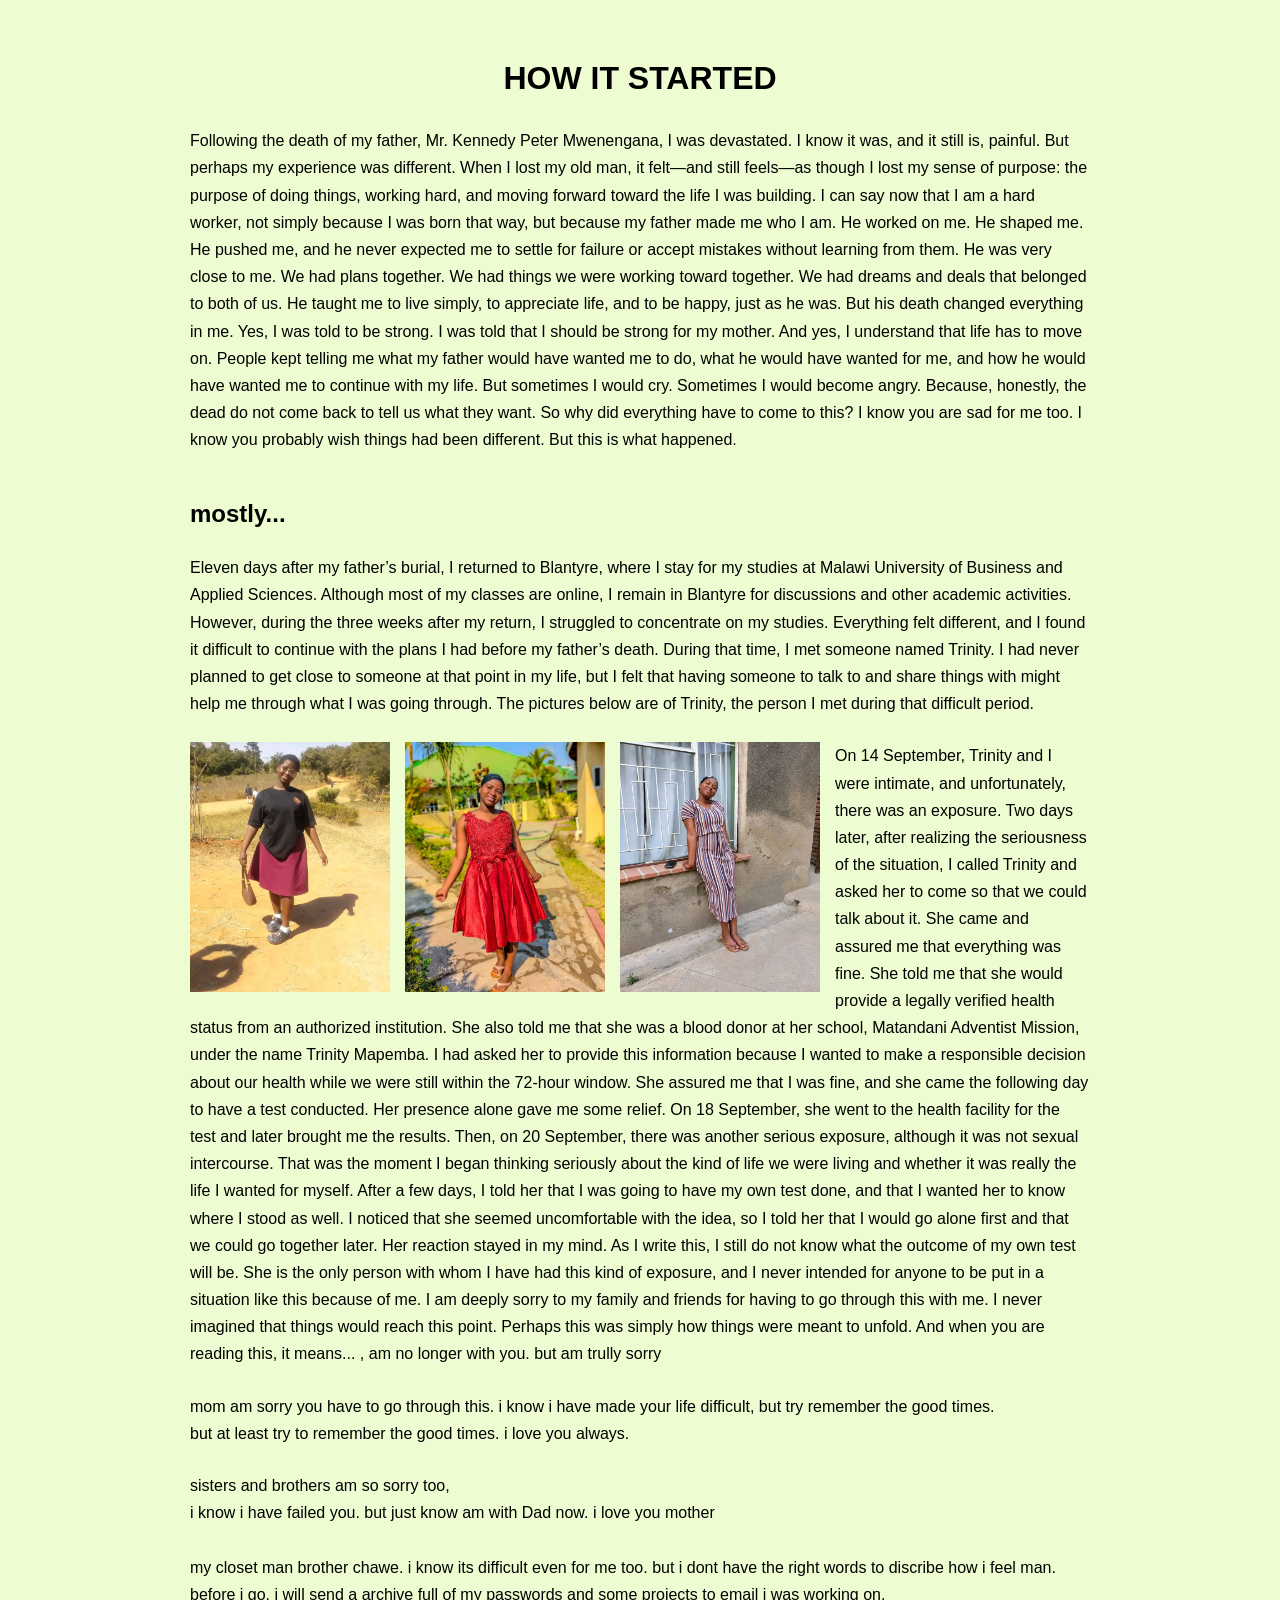
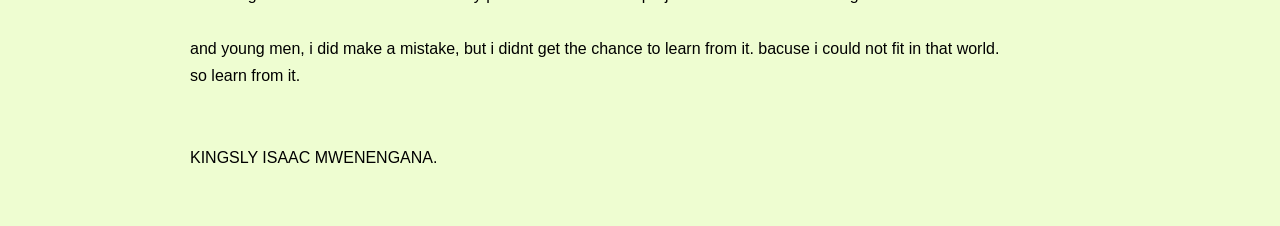
<file: index.html>
<!DOCTYPE html>
<html>
    <head>
        <title>
            THE END OF MY ERA
        </title>
        <meta charset="utf-8">
    </head>
        <body>
             <style>
        body {
            background-color: rgb(238, 253, 209);
            font-family: Arial, sans-serif;
            line-height: 1.7;
            margin: 0;
            padding: 30px;
        }

        header,
        main {
            max-width: 900px;
            margin: auto;
        }

        h1 {
            text-align: center;
        }

        h2 {
            margin-top: 40px;
        }

        p {
            margin-bottom: 25px;
        }

        .photos {
            display: flex;
            gap: 15px;
            flex-wrap: wrap;
            margin: 25px 0;
        }

        .photos img {
            width: 200px;
            height: 250px;
            object-fit: cover;
        }

        .final-message {
            margin-top: 40px;
        }
    </style>
            <header>
                <h1>HOW IT STARTED</h1>
                <P>
                   Following the death of my father, Mr. Kennedy Peter Mwenengana, I was devastated.

I know it was, and it still is, painful. But perhaps my experience was different. When I lost my old man, it felt—and still feels—as though I lost my sense of purpose: the purpose of doing things, working hard, and moving forward toward the life I was building.

I can say now that I am a hard worker, not simply because I was born that way, but because my father made me who I am. He worked on me. He shaped me. He pushed me, and he never expected me to settle for failure or accept mistakes without learning from them.

He was very close to me. We had plans together. We had things we were working toward together. We had dreams and deals that belonged to both of us. He taught me to live simply, to appreciate life, and to be happy, just as he was.

But his death changed everything in me.

Yes, I was told to be strong. I was told that I should be strong for my mother. And yes, I understand that life has to move on. People kept telling me what my father would have wanted me to do, what he would have wanted for me, and how he would have wanted me to continue with my life.

But sometimes I would cry. Sometimes I would become angry.

Because, honestly, the dead do not come back to tell us what they want.

So why did everything have to come to this?

I know you are sad for me too. I know you probably wish things had been different. But this is what happened.

                </P>
            </header>
                    <main>
                        <H2>mostly...</H2>
                        <p>
                            Eleven days after my father’s burial, I returned to Blantyre, where I stay for my studies at Malawi University of Business and Applied Sciences. Although most of my classes are online, I remain in Blantyre for discussions and other academic activities.

However, during the three weeks after my return, I struggled to concentrate on my studies. Everything felt different, and I found it difficult to continue with the plans I had before my father’s death.

During that time, I met someone named Trinity. I had never planned to get close to someone at that point in my life, but I felt that having someone to talk to and share things with might help me through what I was going through.

The pictures below are of Trinity, the person I met during that difficult period.

                        </p>
                        <img src="2.jpeg" alt="Trinity" style="float: left; width: 200px; height: 250px; object-fit: cover; margin-right: 15px; margin-bottom: 0;">
                        <img src="3.jpeg" alt="Trinity" style="float: left; width: 200px; height: 250px; object-fit: cover; margin-right: 15px; margin-bottom: 0;">
                        <img src="4.jpeg" alt="Trinity" style="float: left; width: 200px; height: 250px; object-fit: cover; margin-right: 15px; margin-bottom: 0;">

                        <p>
                            On 14 September, Trinity and I were intimate, and unfortunately, there was an exposure. Two days later, after realizing the seriousness of the situation, I called Trinity and asked her to come so that we could talk about it.

She came and assured me that everything was fine. She told me that she would provide a legally verified health status from an authorized institution. She also told me that she was a blood donor at her school, Matandani Adventist Mission, under the name Trinity Mapemba.

I had asked her to provide this information because I wanted to make a responsible decision about our health while we were still within the 72-hour window. She assured me that I was fine, and she came the following day to have a test conducted.

Her presence alone gave me some relief.

On 18 September, she went to the health facility for the test and later brought me the results.

Then, on 20 September, there was another serious exposure, although it was not sexual intercourse. That was the moment I began thinking seriously about the kind of life we were living and whether it was really the life I wanted for myself.

After a few days, I told her that I was going to have my own test done, and that I wanted her to know where I stood as well. I noticed that she seemed uncomfortable with the idea, so I told her that I would go alone first and that we could go together later.

Her reaction stayed in my mind.

As I write this, I still do not know what the outcome of my own test will be. She is the only person with whom I have had this kind of exposure, and I never intended for anyone to be put in a situation like this because of me.

I am deeply sorry to my family and friends for having to go through this with me. I never imagined that things would reach this point. Perhaps this was simply how things were meant to unfold.

And when you are reading this, it means...
, am no longer with you. but am trully sorry
                        </p>

                        <p>
                            mom am sorry you have to go through this. i know i have made your life difficult, but try remember the good times.<br>
                            but at least try to remember the good times. i love you always.<br>

                        </p>

                        <p>
                            sisters and brothers am so sorry too, <br>
                            i know i have failed you. but just know am with Dad now. i love you mother <br> <br>
                            my closet man brother chawe. i know its difficult even for me too. but i dont have the right words to discribe how i feel man.<br>
                            before i go. i will send a archive full of my passwords and some projects to email i was working on. <br>
                            <br>

                            and young men, i did make a mistake, but i didnt get the chance to learn from it. bacuse i could not fit in that world.<br>
                            so learn from it.

                            <br> <br> <br>

                            KINGSLY ISAAC MWENENGANA.
                        </p>
                    
                    </main>
        </body>

</html>
</file>
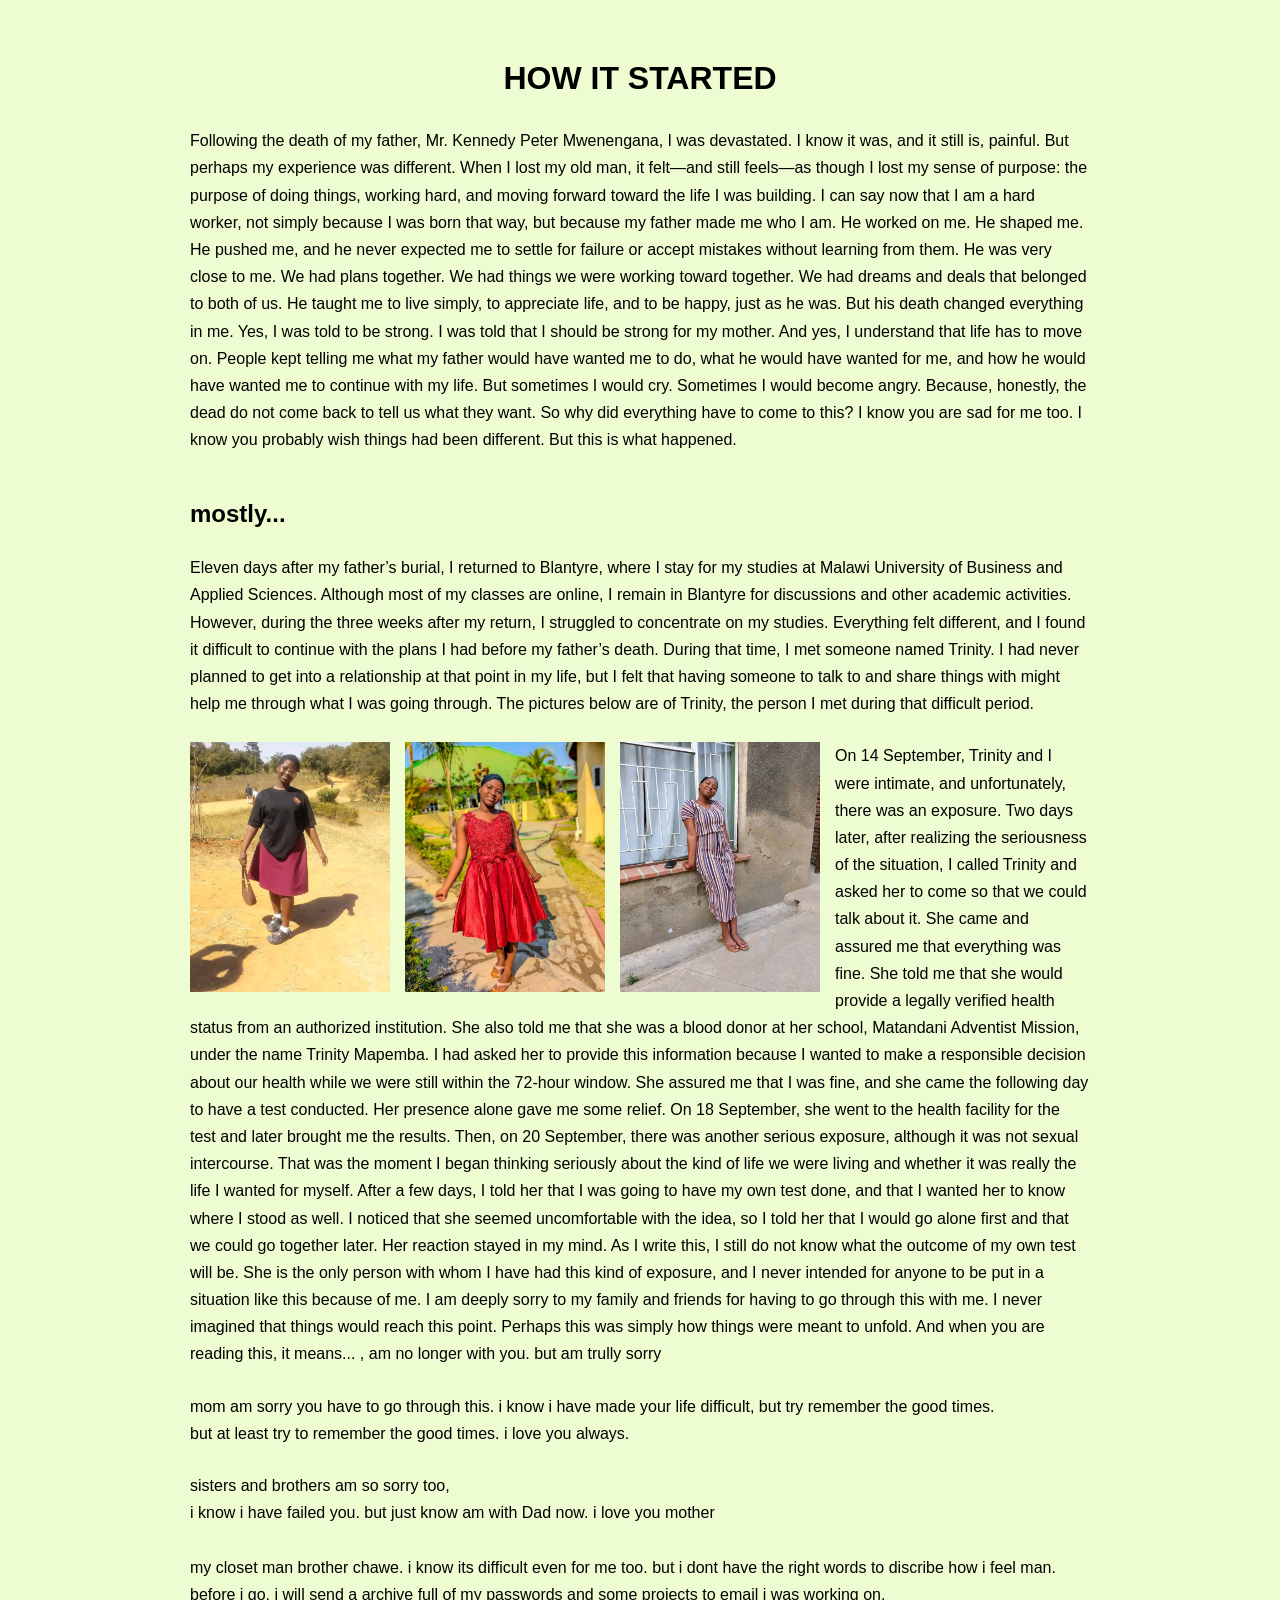
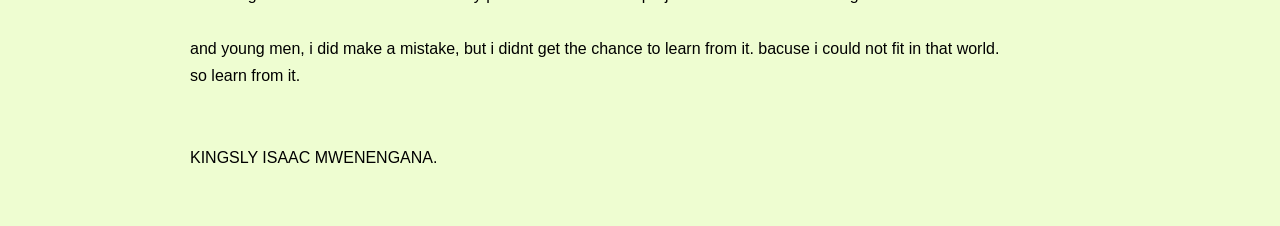
<file: end_of_my_Era.html>
<!DOCTYPE html>
<html>
    <head>
        <title>
            THE END OF MY ERA
        </title>
        <meta charset="utf-8">
    </head>
        <body>
             <style>
        body {
            background-color: rgb(238, 253, 209);
            font-family: Arial, sans-serif;
            line-height: 1.7;
            margin: 0;
            padding: 30px;
        }

        header,
        main {
            max-width: 900px;
            margin: auto;
        }

        h1 {
            text-align: center;
        }

        h2 {
            margin-top: 40px;
        }

        p {
            margin-bottom: 25px;
        }

        .photos {
            display: flex;
            gap: 15px;
            flex-wrap: wrap;
            margin: 25px 0;
        }

        .photos img {
            width: 200px;
            height: 250px;
            object-fit: cover;
        }

        .final-message {
            margin-top: 40px;
        }
    </style>
            <header>
                <h1>HOW IT STARTED</h1>
                <P>
                   Following the death of my father, Mr. Kennedy Peter Mwenengana, I was devastated.

I know it was, and it still is, painful. But perhaps my experience was different. When I lost my old man, it felt—and still feels—as though I lost my sense of purpose: the purpose of doing things, working hard, and moving forward toward the life I was building.

I can say now that I am a hard worker, not simply because I was born that way, but because my father made me who I am. He worked on me. He shaped me. He pushed me, and he never expected me to settle for failure or accept mistakes without learning from them.

He was very close to me. We had plans together. We had things we were working toward together. We had dreams and deals that belonged to both of us. He taught me to live simply, to appreciate life, and to be happy, just as he was.

But his death changed everything in me.

Yes, I was told to be strong. I was told that I should be strong for my mother. And yes, I understand that life has to move on. People kept telling me what my father would have wanted me to do, what he would have wanted for me, and how he would have wanted me to continue with my life.

But sometimes I would cry. Sometimes I would become angry.

Because, honestly, the dead do not come back to tell us what they want.

So why did everything have to come to this?

I know you are sad for me too. I know you probably wish things had been different. But this is what happened.

                </P>
            </header>
                    <main>
                        <H2>mostly...</H2>
                        <p>
                            Eleven days after my father’s burial, I returned to Blantyre, where I stay for my studies at Malawi University of Business and Applied Sciences. Although most of my classes are online, I remain in Blantyre for discussions and other academic activities.

However, during the three weeks after my return, I struggled to concentrate on my studies. Everything felt different, and I found it difficult to continue with the plans I had before my father’s death.

During that time, I met someone named Trinity. I had never planned to get into a relationship at that point in my life, but I felt that having someone to talk to and share things with might help me through what I was going through.

The pictures below are of Trinity, the person I met during that difficult period.

                        </p>
                        <img src="2.jpeg" alt="Trinity" style="float: left; width: 200px; height: 250px; object-fit: cover; margin-right: 15px; margin-bottom: 0;">
                        <img src="3.jpeg" alt="Trinity" style="float: left; width: 200px; height: 250px; object-fit: cover; margin-right: 15px; margin-bottom: 0;">
                        <img src="4.jpeg" alt="Trinity" style="float: left; width: 200px; height: 250px; object-fit: cover; margin-right: 15px; margin-bottom: 0;">

                        <p>
                            On 14 September, Trinity and I were intimate, and unfortunately, there was an exposure. Two days later, after realizing the seriousness of the situation, I called Trinity and asked her to come so that we could talk about it.

She came and assured me that everything was fine. She told me that she would provide a legally verified health status from an authorized institution. She also told me that she was a blood donor at her school, Matandani Adventist Mission, under the name Trinity Mapemba.

I had asked her to provide this information because I wanted to make a responsible decision about our health while we were still within the 72-hour window. She assured me that I was fine, and she came the following day to have a test conducted.

Her presence alone gave me some relief.

On 18 September, she went to the health facility for the test and later brought me the results.

Then, on 20 September, there was another serious exposure, although it was not sexual intercourse. That was the moment I began thinking seriously about the kind of life we were living and whether it was really the life I wanted for myself.

After a few days, I told her that I was going to have my own test done, and that I wanted her to know where I stood as well. I noticed that she seemed uncomfortable with the idea, so I told her that I would go alone first and that we could go together later.

Her reaction stayed in my mind.

As I write this, I still do not know what the outcome of my own test will be. She is the only person with whom I have had this kind of exposure, and I never intended for anyone to be put in a situation like this because of me.

I am deeply sorry to my family and friends for having to go through this with me. I never imagined that things would reach this point. Perhaps this was simply how things were meant to unfold.

And when you are reading this, it means...
, am no longer with you. but am trully sorry
                        </p>

                        <p>
                            mom am sorry you have to go through this. i know i have made your life difficult, but try remember the good times.<br>
                            but at least try to remember the good times. i love you always.<br>

                        </p>

                        <p>
                            sisters and brothers am so sorry too, <br>
                            i know i have failed you. but just know am with Dad now. i love you mother <br> <br>
                            my closet man brother chawe. i know its difficult even for me too. but i dont have the right words to discribe how i feel man.<br>
                            before i go. i will send a archive full of my passwords and some projects to email i was working on. <br>
                            <br>

                            and young men, i did make a mistake, but i didnt get the chance to learn from it. bacuse i could not fit in that world.<br>
                            so learn from it.

                            <br> <br> <br>

                            KINGSLY ISAAC MWENENGANA.
                        </p>
                    
                    </main>
        </body>

</html>
</file>
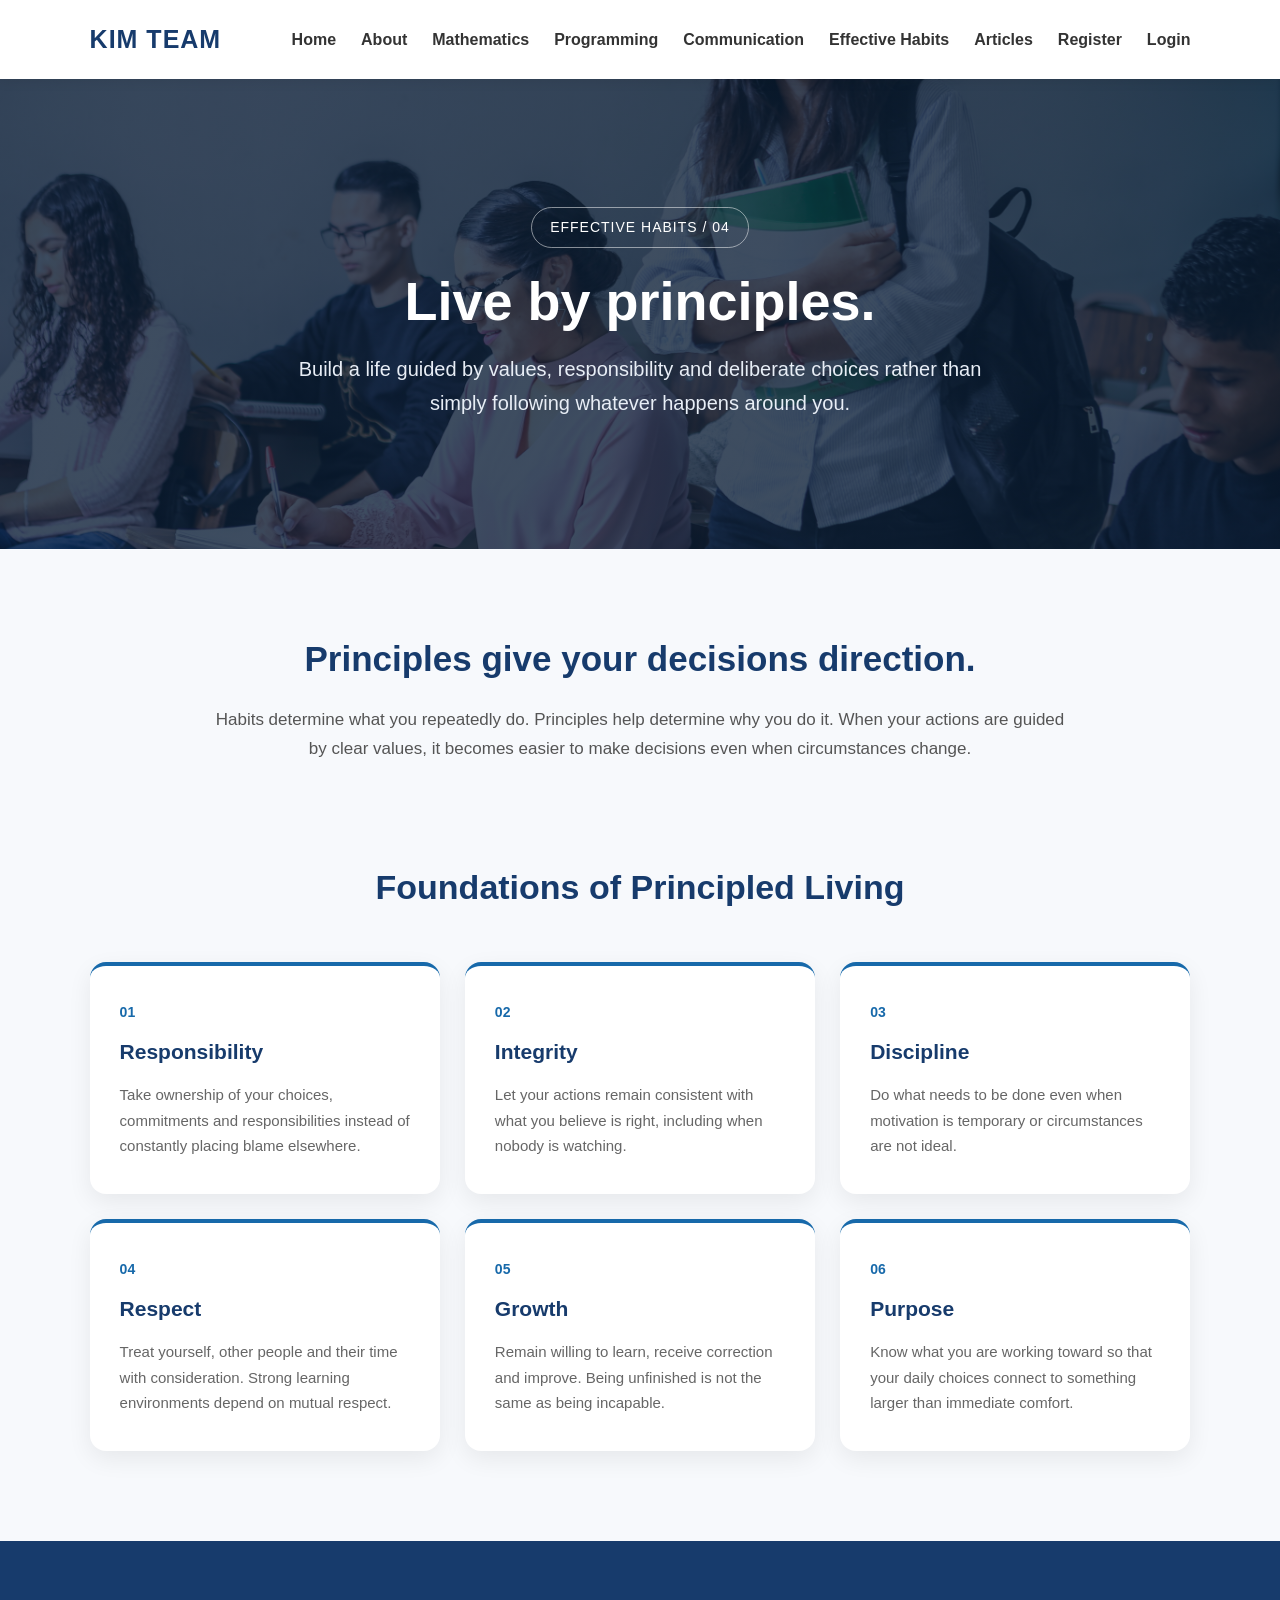
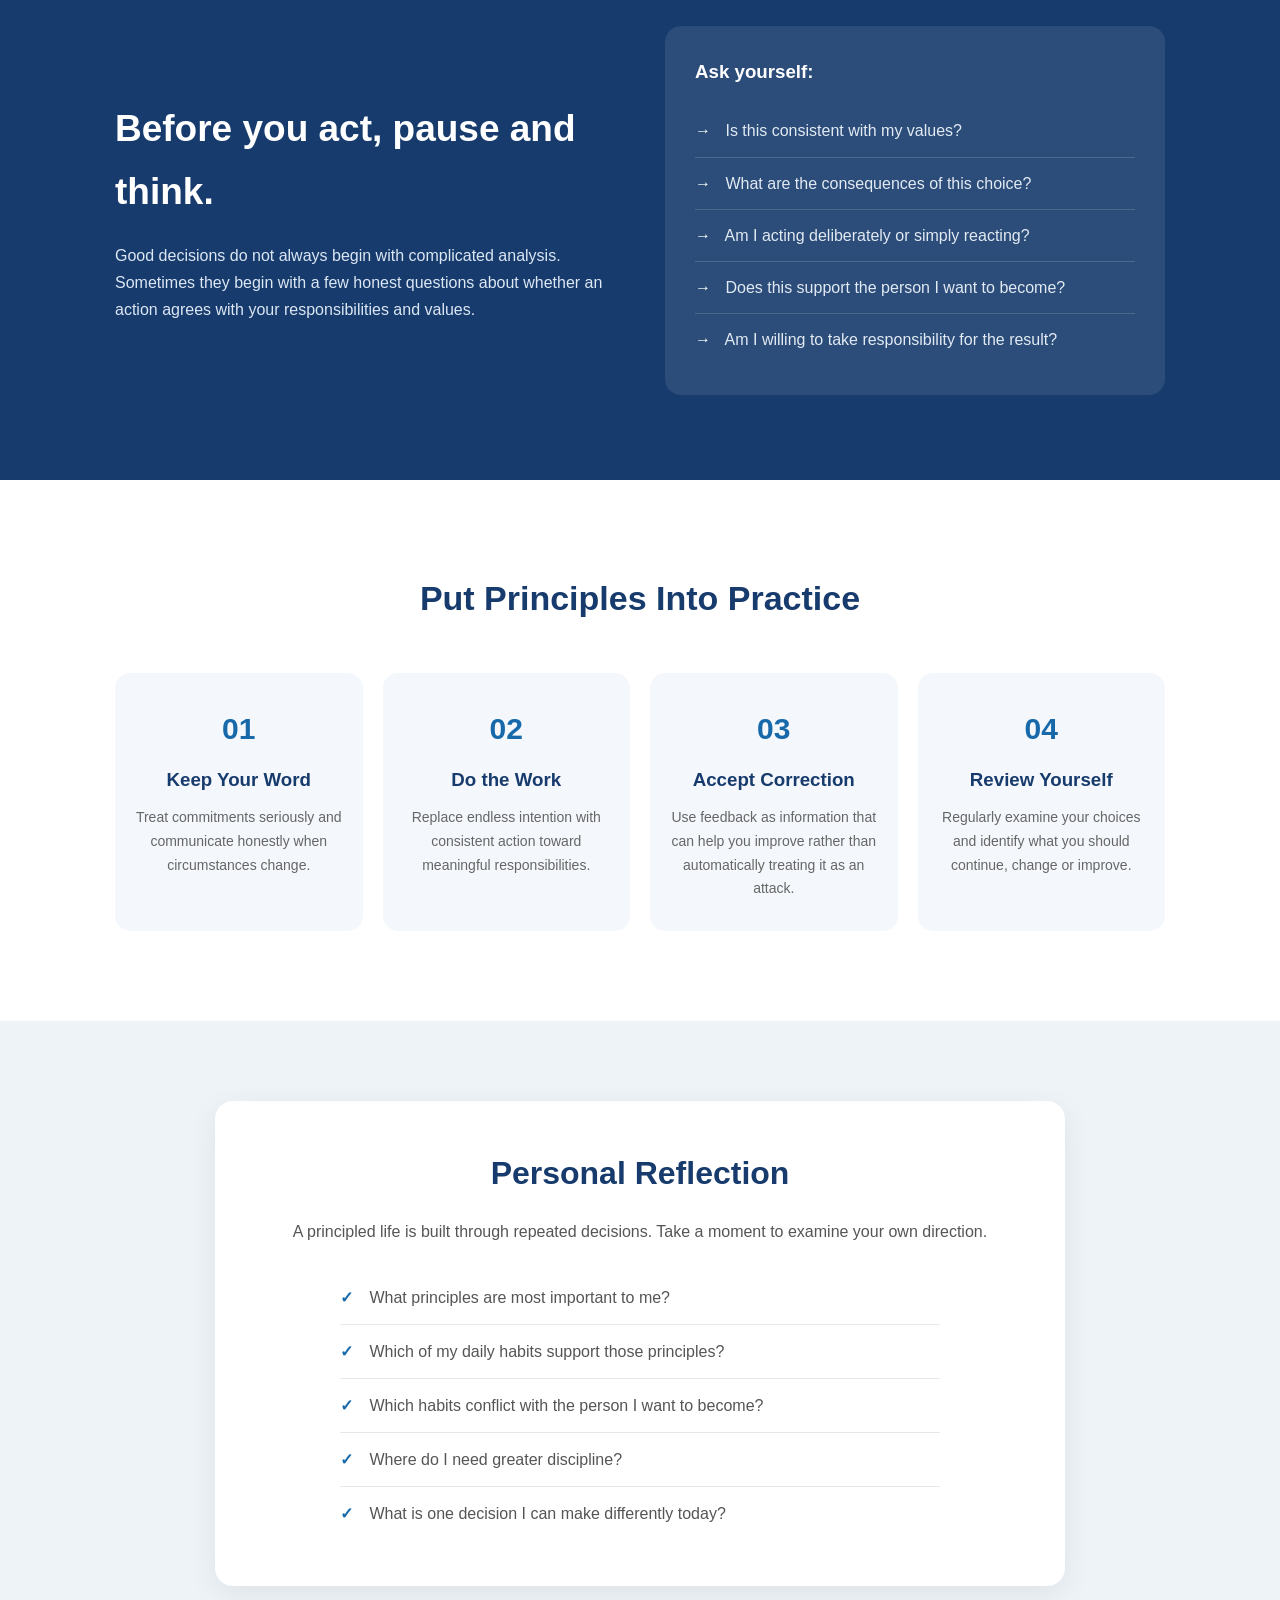
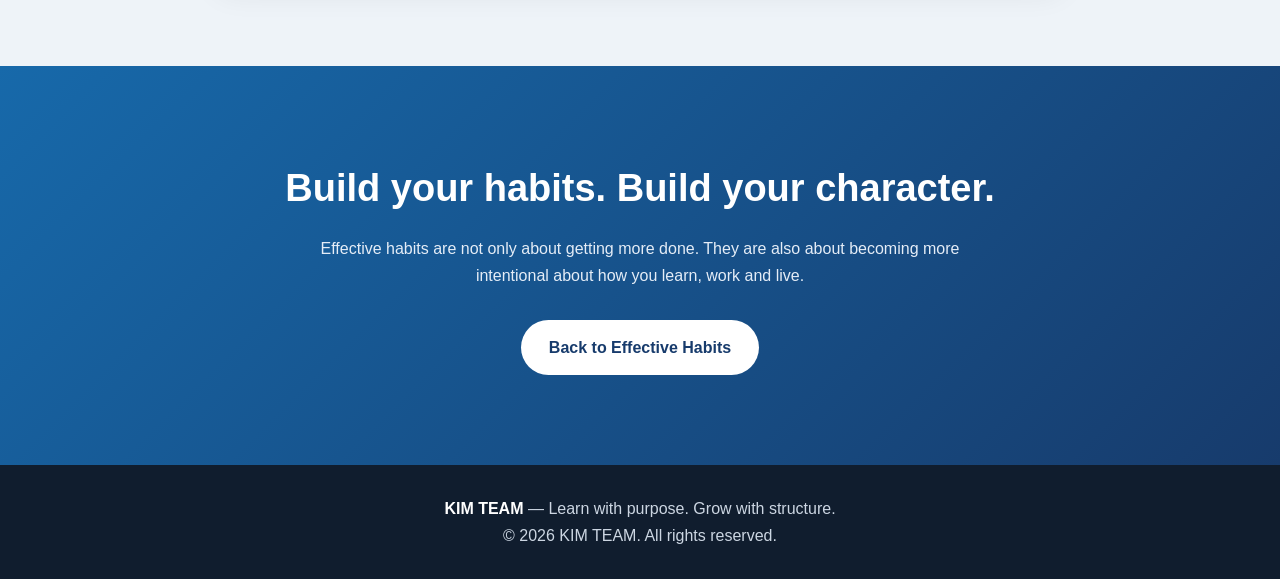
<file: principles.html>
<!DOCTYPE html>
<html lang="en">
<head>
    <meta charset="UTF-8">
    <meta name="viewport" content="width=device-width, initial-scale=1.0">

    <title>Living Principally | KIM TEAM</title>

    <style>
        * {
            margin: 0;
            padding: 0;
            box-sizing: border-box;
        }

        html {
            scroll-behavior: smooth;
        }

        body {
            font-family: Arial, Helvetica, sans-serif;
            line-height: 1.7;
            color: #222;
            background: #f7f9fc;
        }

        a {
            text-decoration: none;
            color: inherit;
        }

        /* ================= HEADER ================= */

        header {
            background: #ffffff;
            padding: 18px 7%;
            display: flex;
            justify-content: space-between;
            align-items: center;
            position: sticky;
            top: 0;
            z-index: 1000;
            box-shadow: 0 2px 12px rgba(0,0,0,0.08);
        }

        .logo {
            font-size: 25px;
            font-weight: 800;
            color: #173b6c;
            letter-spacing: 1px;
        }

        nav ul {
            list-style: none;
            display: flex;
            gap: 25px;
            align-items: center;
        }

        nav a {
            color: #333;
            font-weight: 600;
            transition: 0.3s;
        }

        nav a:hover {
            color: #1769aa;
        }

        .menu-toggle {
            display: none;
            font-size: 27px;
            cursor: pointer;
        }

        /* ================= HERO ================= */

        .principles-hero {
            min-height: 470px;
            background:
                linear-gradient(rgba(9, 28, 52, 0.78), rgba(9, 28, 52, 0.78)),
                url("../images/effective-habits.jpg");
            background-size: cover;
            background-position: center;
            display: flex;
            align-items: center;
            justify-content: center;
            text-align: center;
            padding: 70px 20px;
            color: white;
        }

        .principles-hero-content {
            max-width: 850px;
        }

        .principles-label {
            display: inline-block;
            padding: 8px 18px;
            border: 1px solid rgba(255,255,255,0.5);
            border-radius: 30px;
            font-size: 14px;
            letter-spacing: 1px;
            margin-bottom: 22px;
        }

        .principles-hero h1 {
            font-size: 54px;
            line-height: 1.15;
            margin-bottom: 20px;
        }

        .principles-hero p {
            font-size: 20px;
            max-width: 700px;
            margin: auto;
            color: #e8eef6;
        }

        /* ================= INTRO ================= */

        .principles-intro {
            max-width: 900px;
            margin: auto;
            padding: 80px 25px 55px;
            text-align: center;
        }

        .principles-intro h2 {
            font-size: 35px;
            color: #173b6c;
            margin-bottom: 18px;
        }

        .principles-intro p {
            color: #555;
            font-size: 17px;
        }

        /* ================= PRINCIPLES ================= */

        .principles-section {
            padding: 40px 7% 90px;
        }

        .principles-section > h2 {
            text-align: center;
            color: #173b6c;
            font-size: 34px;
            margin-bottom: 45px;
        }

        .principles-grid {
            max-width: 1150px;
            margin: auto;
            display: grid;
            grid-template-columns: repeat(3, 1fr);
            gap: 25px;
        }

        .principle-card {
            background: white;
            padding: 35px 30px;
            border-radius: 16px;
            box-shadow: 0 8px 25px rgba(0,0,0,0.07);
            transition: 0.3s;
            border-top: 4px solid #1769aa;
        }

        .principle-card:hover {
            transform: translateY(-6px);
            box-shadow: 0 15px 35px rgba(0,0,0,0.11);
        }

        .principle-number {
            color: #1769aa;
            font-size: 14px;
            font-weight: bold;
            margin-bottom: 10px;
        }

        .principle-card h3 {
            color: #173b6c;
            font-size: 21px;
            margin-bottom: 12px;
        }

        .principle-card p {
            color: #666;
            font-size: 15px;
        }

        /* ================= DECISION SECTION ================= */

        .decision-section {
            background: #173b6c;
            color: white;
            padding: 85px 7%;
        }

        .decision-container {
            max-width: 1050px;
            margin: auto;
            display: grid;
            grid-template-columns: 1fr 1fr;
            gap: 50px;
            align-items: center;
        }

        .decision-text h2 {
            font-size: 37px;
            margin-bottom: 18px;
        }

        .decision-text p {
            color: #dce7f4;
            font-size: 16px;
        }

        .decision-questions {
            background: rgba(255,255,255,0.09);
            border-radius: 16px;
            padding: 30px;
        }

        .decision-questions h3 {
            margin-bottom: 18px;
        }

        .decision-questions ul {
            list-style: none;
        }

        .decision-questions li {
            padding: 12px 0;
            border-bottom: 1px solid rgba(255,255,255,0.15);
            color: #e2eaf3;
        }

        .decision-questions li:last-child {
            border-bottom: none;
        }

        .decision-questions li::before {
            content: "→";
            margin-right: 10px;
            color: #ffffff;
            font-weight: bold;
        }

        /* ================= DAILY PRINCIPLES ================= */

        .daily-principles {
            background: white;
            padding: 90px 7%;
        }

        .daily-principles h2 {
            text-align: center;
            color: #173b6c;
            font-size: 34px;
            margin-bottom: 45px;
        }

        .daily-grid {
            max-width: 1050px;
            margin: auto;
            display: grid;
            grid-template-columns: repeat(4, 1fr);
            gap: 20px;
        }

        .daily-card {
            text-align: center;
            background: #f4f7fb;
            padding: 30px 20px;
            border-radius: 15px;
        }

        .daily-card span {
            display: block;
            font-size: 30px;
            font-weight: bold;
            color: #1769aa;
            margin-bottom: 10px;
        }

        .daily-card h3 {
            color: #173b6c;
            margin-bottom: 10px;
        }

        .daily-card p {
            color: #666;
            font-size: 14px;
        }

        /* ================= REFLECTION ================= */

        .reflection {
            padding: 80px 7%;
            background: #eef3f8;
        }

        .reflection-box {
            max-width: 850px;
            margin: auto;
            background: white;
            padding: 45px;
            border-radius: 18px;
            box-shadow: 0 8px 30px rgba(0,0,0,0.07);
            text-align: center;
        }

        .reflection-box h2 {
            color: #173b6c;
            font-size: 32px;
            margin-bottom: 18px;
        }

        .reflection-box p {
            color: #555;
            margin-bottom: 25px;
        }

        .reflection-box ul {
            list-style: none;
            text-align: left;
            max-width: 600px;
            margin: auto;
        }

        .reflection-box li {
            padding: 13px 0;
            border-bottom: 1px solid #e4e8ed;
            color: #555;
        }

        .reflection-box li:last-child {
            border-bottom: none;
        }

        .reflection-box li::before {
            content: "✓";
            color: #1769aa;
            font-weight: bold;
            margin-right: 12px;
        }

        /* ================= CTA ================= */

        .principles-cta {
            padding: 90px 20px;
            text-align: center;
            background: linear-gradient(135deg, #1769aa, #173b6c);
            color: white;
        }

        .principles-cta h2 {
            font-size: 38px;
            margin-bottom: 15px;
        }

        .principles-cta p {
            max-width: 650px;
            margin: auto auto 30px;
            color: #e5edf7;
        }

        .cta-button {
            display: inline-block;
            padding: 14px 28px;
            background: white;
            color: #173b6c;
            border-radius: 30px;
            font-weight: bold;
            transition: 0.3s;
        }

        .cta-button:hover {
            transform: translateY(-3px);
        }

        /* ================= FOOTER ================= */

        footer {
            background: #101d2e;
            color: #ccd6e2;
            text-align: center;
            padding: 30px 20px;
        }

        footer strong {
            color: white;
        }

        /* ================= RESPONSIVE ================= */

        @media (max-width: 900px) {

            .principles-grid {
                grid-template-columns: repeat(2, 1fr);
            }

            .daily-grid {
                grid-template-columns: repeat(2, 1fr);
            }

            .decision-container {
                grid-template-columns: 1fr;
            }

            .principles-hero h1 {
                font-size: 43px;
            }
        }

        @media (max-width: 700px) {

            header {
                padding: 17px 5%;
            }

            .menu-toggle {
                display: block;
            }

            nav {
                display: none;
                position: absolute;
                top: 70px;
                left: 0;
                width: 100%;
                background: white;
                padding: 20px;
                box-shadow: 0 5px 15px rgba(0,0,0,0.08);
            }

            nav.show {
                display: block;
            }

            nav ul {
                flex-direction: column;
                gap: 18px;
            }

            .principles-hero {
                min-height: 420px;
            }

            .principles-hero h1 {
                font-size: 36px;
            }

            .principles-hero p {
                font-size: 17px;
            }

            .principles-grid,
            .daily-grid {
                grid-template-columns: 1fr;
            }

            .principles-intro h2,
            .principles-section > h2,
            .daily-principles h2 {
                font-size: 29px;
            }

            .decision-text h2 {
                font-size: 30px;
            }

            .reflection-box {
                padding: 30px 22px;
            }

            .principles-cta h2 {
                font-size: 30px;
            }
        }
    </style>
</head>

<body>

    <!-- ================= HEADER ================= -->

    <header>

        <div class="logo">
            KIM TEAM
        </div>

        <div class="menu-toggle" id="menuToggle">
            ☰
        </div>

        <nav id="mainNav">

            <ul>

                <li><a href="index.html">Home</a></li>

                <li><a href="about.html">About</a></li>

                <li><a href="mathematics.html">Mathematics</a></li>

                <li><a href="programming.html">Programming</a></li>

                <li><a href="communication.html">Communication</a></li>

                <li><a href="habits.html">Effective Habits</a></li>

                <li><a href="articles.html">Articles</a></li>

                <li><a href="register.html">Register</a></li>

                <li><a href="login.html">Login</a></li>

            </ul>

        </nav>

    </header>


    <!-- ================= HERO ================= -->

    <section class="principles-hero">

        <div class="principles-hero-content">

            <span class="principles-label">
                EFFECTIVE HABITS / 04
            </span>

            <h1>
                Live by principles.
            </h1>

            <p>
                Build a life guided by values, responsibility and deliberate
                choices rather than simply following whatever happens around you.
            </p>

        </div>

    </section>


    <main>

        <!-- ================= INTRO ================= -->

        <section class="principles-intro">

            <h2>
                Principles give your decisions direction.
            </h2>

            <p>
                Habits determine what you repeatedly do. Principles help determine
                why you do it. When your actions are guided by clear values,
                it becomes easier to make decisions even when circumstances
                change.
            </p>

        </section>


        <!-- ================= PRINCIPLES ================= -->

        <section class="principles-section">

            <h2>
                Foundations of Principled Living
            </h2>

            <div class="principles-grid">

                <article class="principle-card">

                    <div class="principle-number">
                        01
                    </div>

                    <h3>
                        Responsibility
                    </h3>

                    <p>
                        Take ownership of your choices, commitments and
                        responsibilities instead of constantly placing blame
                        elsewhere.
                    </p>

                </article>


                <article class="principle-card">

                    <div class="principle-number">
                        02
                    </div>

                    <h3>
                        Integrity
                    </h3>

                    <p>
                        Let your actions remain consistent with what you
                        believe is right, including when nobody is watching.
                    </p>

                </article>


                <article class="principle-card">

                    <div class="principle-number">
                        03
                    </div>

                    <h3>
                        Discipline
                    </h3>

                    <p>
                        Do what needs to be done even when motivation is
                        temporary or circumstances are not ideal.
                    </p>

                </article>


                <article class="principle-card">

                    <div class="principle-number">
                        04
                    </div>

                    <h3>
                        Respect
                    </h3>

                    <p>
                        Treat yourself, other people and their time with
                        consideration. Strong learning environments depend
                        on mutual respect.
                    </p>

                </article>


                <article class="principle-card">

                    <div class="principle-number">
                        05
                    </div>

                    <h3>
                        Growth
                    </h3>

                    <p>
                        Remain willing to learn, receive correction and improve.
                        Being unfinished is not the same as being incapable.
                    </p>

                </article>


                <article class="principle-card">

                    <div class="principle-number">
                        06
                    </div>

                    <h3>
                        Purpose
                    </h3>

                    <p>
                        Know what you are working toward so that your daily
                        choices connect to something larger than immediate
                        comfort.
                    </p>

                </article>

            </div>

        </section>


        <!-- ================= DECISION SECTION ================= -->

        <section class="decision-section">

            <div class="decision-container">

                <div class="decision-text">

                    <h2>
                        Before you act, pause and think.
                    </h2>

                    <p>
                        Good decisions do not always begin with complicated
                        analysis. Sometimes they begin with a few honest
                        questions about whether an action agrees with your
                        responsibilities and values.
                    </p>

                </div>


                <div class="decision-questions">

                    <h3>
                        Ask yourself:
                    </h3>

                    <ul>

                        <li>
                            Is this consistent with my values?
                        </li>

                        <li>
                            What are the consequences of this choice?
                        </li>

                        <li>
                            Am I acting deliberately or simply reacting?
                        </li>

                        <li>
                            Does this support the person I want to become?
                        </li>

                        <li>
                            Am I willing to take responsibility for the result?
                        </li>

                    </ul>

                </div>

            </div>

        </section>


        <!-- ================= DAILY PRINCIPLES ================= -->

        <section class="daily-principles">

            <h2>
                Put Principles Into Practice
            </h2>

            <div class="daily-grid">

                <article class="daily-card">

                    <span>
                        01
                    </span>

                    <h3>
                        Keep Your Word
                    </h3>

                    <p>
                        Treat commitments seriously and communicate honestly
                        when circumstances change.
                    </p>

                </article>


                <article class="daily-card">

                    <span>
                        02
                    </span>

                    <h3>
                        Do the Work
                    </h3>

                    <p>
                        Replace endless intention with consistent action toward
                        meaningful responsibilities.
                    </p>

                </article>


                <article class="daily-card">

                    <span>
                        03
                    </span>

                    <h3>
                        Accept Correction
                    </h3>

                    <p>
                        Use feedback as information that can help you improve
                        rather than automatically treating it as an attack.
                    </p>

                </article>


                <article class="daily-card">

                    <span>
                        04
                    </span>

                    <h3>
                        Review Yourself
                    </h3>

                    <p>
                        Regularly examine your choices and identify what you
                        should continue, change or improve.
                    </p>

                </article>

            </div>

        </section>


        <!-- ================= REFLECTION ================= -->

        <section class="reflection">

            <div class="reflection-box">

                <h2>
                    Personal Reflection
                </h2>

                <p>
                    A principled life is built through repeated decisions.
                    Take a moment to examine your own direction.
                </p>

                <ul>

                    <li>
                        What principles are most important to me?
                    </li>

                    <li>
                        Which of my daily habits support those principles?
                    </li>

                    <li>
                        Which habits conflict with the person I want to become?
                    </li>

                    <li>
                        Where do I need greater discipline?
                    </li>

                    <li>
                        What is one decision I can make differently today?
                    </li>

                </ul>

            </div>

        </section>


        <!-- ================= CTA ================= -->

        <section class="principles-cta">

            <h2>
                Build your habits. Build your character.
            </h2>

            <p>
                Effective habits are not only about getting more done.
                They are also about becoming more intentional about how you
                learn, work and live.
            </p>

            <a href="habits.html" class="cta-button">
                Back to Effective Habits
            </a>

        </section>

    </main>


    <!-- ================= FOOTER ================= -->

    <footer>

        <p>
            <strong>KIM TEAM</strong> — Learn with purpose. Grow with structure.
        </p>

        <p>
            &copy; 2026 KIM TEAM. All rights reserved.
        </p>

    </footer>


    <!-- ================= JAVASCRIPT ================= -->

    <script>

        const menuToggle = document.getElementById("menuToggle");
        const mainNav = document.getElementById("mainNav");

        menuToggle.addEventListener("click", function () {

            mainNav.classList.toggle("show");

        });

    </script>

</body>
</html>
</file>
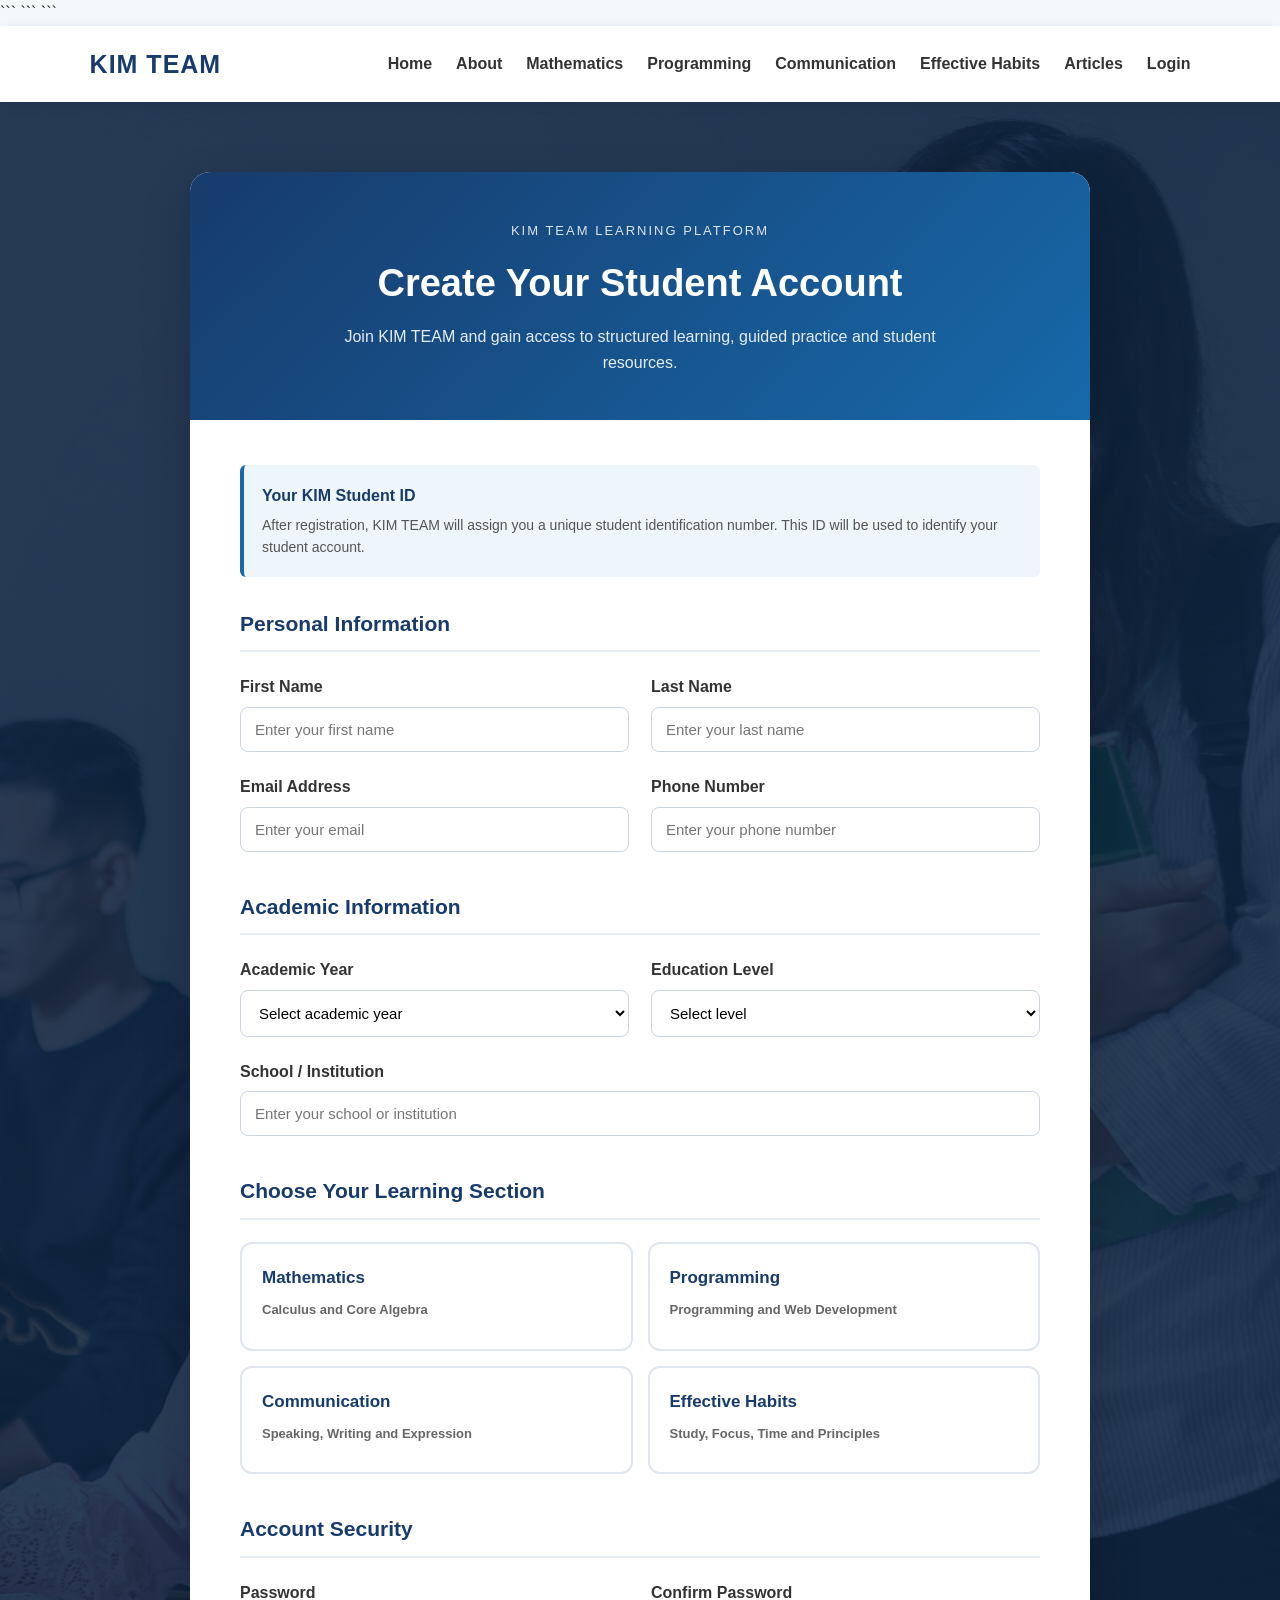
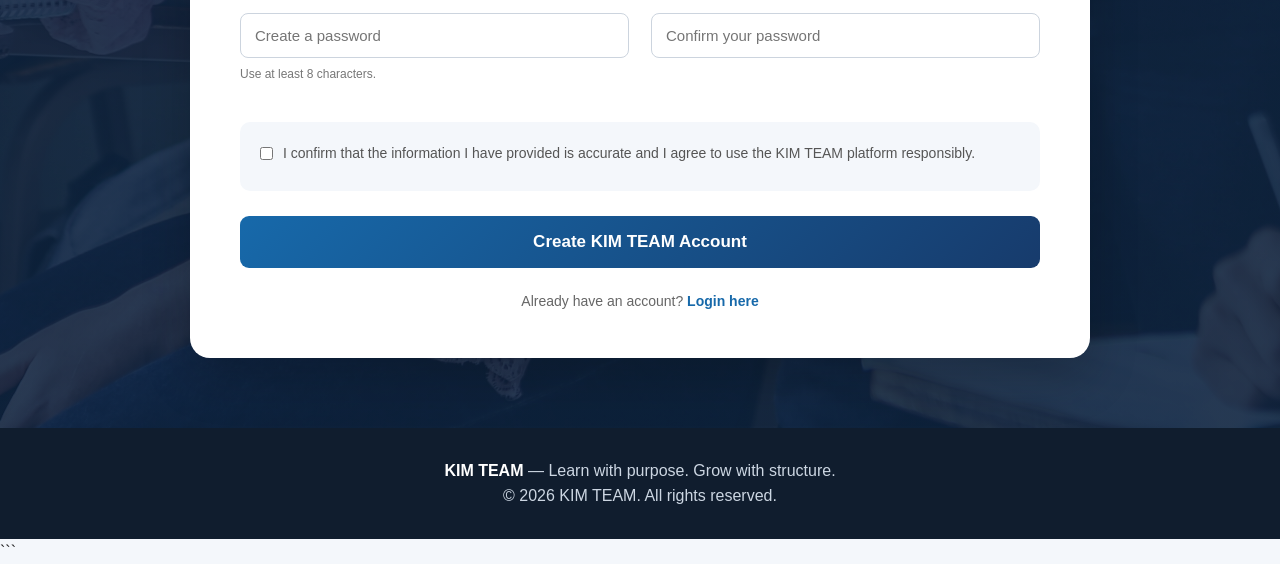
<file: register.html>
<!DOCTYPE html>

<html lang="en">

<head>

```
<meta charset="UTF-8">

<meta name="viewport"
      content="width=device-width, initial-scale=1.0">

<title>Register | KIM TEAM</title>

<style>

    * {
        margin: 0;
        padding: 0;
        box-sizing: border-box;
    }

    html {
        scroll-behavior: smooth;
    }

    body {
        font-family: Arial, Helvetica, sans-serif;
        line-height: 1.6;
        background: #f4f7fb;
        color: #222;
    }

    a {
        text-decoration: none;
    }


    /* ================= HEADER ================= */

    header {
        background: white;
        padding: 18px 7%;
        display: flex;
        justify-content: space-between;
        align-items: center;
        position: sticky;
        top: 0;
        z-index: 1000;
        box-shadow: 0 2px 12px rgba(0,0,0,0.08);
    }

    .logo {
        font-size: 25px;
        font-weight: 800;
        color: #173b6c;
        letter-spacing: 1px;
    }

    nav ul {
        list-style: none;
        display: flex;
        align-items: center;
        gap: 24px;
    }

    nav a {
        color: #333;
        font-weight: 600;
        transition: 0.3s;
    }

    nav a:hover {
        color: #1769aa;
    }

    .menu-toggle {
        display: none;
        font-size: 27px;
        cursor: pointer;
    }


    /* ================= PAGE ================= */

    .register-page {
        min-height: calc(100vh - 80px);
        padding: 70px 20px;
        background:
            linear-gradient(rgba(13, 35, 63, 0.88),
                            rgba(13, 35, 63, 0.88)),
            url("images/effective-habits.jpg");
        background-size: cover;
        background-position: center;
    }


    /* ================= REGISTRATION CARD ================= */

    .register-container {
        max-width: 900px;
        margin: auto;
        background: white;
        border-radius: 20px;
        overflow: hidden;
        box-shadow: 0 20px 50px rgba(0,0,0,0.20);
    }


    /* ================= TOP ================= */

    .register-header {
        background: linear-gradient(135deg, #173b6c, #1769aa);
        color: white;
        padding: 45px 50px;
        text-align: center;
    }

    .register-header span {
        display: inline-block;
        font-size: 13px;
        letter-spacing: 2px;
        margin-bottom: 12px;
        opacity: 0.85;
    }

    .register-header h1 {
        font-size: 38px;
        margin-bottom: 10px;
    }

    .register-header p {
        color: #e4edf7;
        max-width: 620px;
        margin: auto;
    }


    /* ================= FORM ================= */

    .register-form {
        padding: 45px 50px;
    }

    .form-section {
        margin-bottom: 38px;
    }

    .form-section-title {
        color: #173b6c;
        font-size: 21px;
        margin-bottom: 22px;
        padding-bottom: 10px;
        border-bottom: 2px solid #e8edf3;
    }

    .form-grid {
        display: grid;
        grid-template-columns: 1fr 1fr;
        gap: 22px;
    }

    .form-group {
        display: flex;
        flex-direction: column;
    }

    .form-group.full {
        grid-column: 1 / -1;
    }

    label {
        font-weight: 600;
        color: #333;
        margin-bottom: 7px;
    }

    input,
    select {
        width: 100%;
        padding: 13px 14px;
        border: 1px solid #ccd4de;
        border-radius: 8px;
        font-size: 15px;
        font-family: inherit;
        outline: none;
        transition: 0.3s;
        background: white;
    }

    input:focus,
    select:focus {
        border-color: #1769aa;
        box-shadow: 0 0 0 3px rgba(23,105,170,0.10);
    }


    /* ================= SECTION SELECTION ================= */

    .section-selection {
        display: grid;
        grid-template-columns: repeat(2, 1fr);
        gap: 15px;
    }

    .section-option {
        position: relative;
    }

    .section-option input {
        position: absolute;
        opacity: 0;
    }

    .section-option label {
        display: block;
        padding: 20px;
        border: 2px solid #e0e6ed;
        border-radius: 12px;
        cursor: pointer;
        transition: 0.3s;
        height: 100%;
    }

    .section-option label strong {
        display: block;
        color: #173b6c;
        font-size: 17px;
        margin-bottom: 5px;
    }

    .section-option label small {
        color: #666;
        font-size: 13px;
    }

    .section-option input:checked + label {
        border-color: #1769aa;
        background: #f0f7fc;
        box-shadow: 0 5px 15px rgba(23,105,170,0.10);
    }


    /* ================= PASSWORD ================= */

    .password-note {
        margin-top: 7px;
        color: #777;
        font-size: 12px;
    }


    /* ================= TERMS ================= */

    .terms {
        background: #f4f7fb;
        padding: 20px;
        border-radius: 10px;
        margin-bottom: 25px;
    }

    .terms label {
        display: flex;
        align-items: flex-start;
        gap: 10px;
        font-weight: normal;
        font-size: 14px;
        color: #555;
    }

    .terms input {
        width: auto;
        margin-top: 5px;
    }


    /* ================= BUTTON ================= */

    .register-button {
        width: 100%;
        border: none;
        padding: 16px;
        background: linear-gradient(135deg, #1769aa, #173b6c);
        color: white;
        border-radius: 9px;
        font-size: 17px;
        font-weight: bold;
        cursor: pointer;
        transition: 0.3s;
    }

    .register-button:hover {
        transform: translateY(-2px);
        box-shadow: 0 8px 20px rgba(23,105,170,0.25);
    }


    /* ================= LOGIN ================= */

    .login-note {
        text-align: center;
        margin-top: 22px;
        color: #666;
        font-size: 14px;
    }

    .login-note a {
        color: #1769aa;
        font-weight: bold;
    }


    /* ================= ID INFORMATION ================= */

    .student-id-info {
        background: #eef5fb;
        border-left: 4px solid #1769aa;
        padding: 18px;
        margin-bottom: 30px;
        border-radius: 6px;
    }

    .student-id-info strong {
        color: #173b6c;
    }

    .student-id-info p {
        color: #555;
        font-size: 14px;
        margin-top: 5px;
    }


    /* ================= FOOTER ================= */

    footer {
        background: #101d2e;
        color: #ccd6e2;
        text-align: center;
        padding: 30px 20px;
    }

    footer strong {
        color: white;
    }


    /* ================= RESPONSIVE ================= */

    @media (max-width: 800px) {

        .form-grid {
            grid-template-columns: 1fr;
        }

        .form-group.full {
            grid-column: auto;
        }

        .section-selection {
            grid-template-columns: 1fr;
        }

        .register-header {
            padding: 38px 25px;
        }

        .register-form {
            padding: 35px 25px;
        }

        .register-header h1 {
            font-size: 31px;
        }

    }


    @media (max-width: 700px) {

        header {
            padding: 17px 5%;
        }

        .menu-toggle {
            display: block;
        }

        nav {
            display: none;
            position: absolute;
            top: 70px;
            left: 0;
            width: 100%;
            background: white;
            padding: 20px;
            box-shadow: 0 5px 15px rgba(0,0,0,0.08);
        }

        nav.show {
            display: block;
        }

        nav ul {
            flex-direction: column;
            gap: 18px;
        }

        .register-page {
            padding: 40px 15px;
        }

    }

</style>
```

</head>

<body>

```
<!-- ================= HEADER ================= -->

<header>

    <div class="logo">
        KIM TEAM
    </div>


    <div class="menu-toggle"
         id="menuToggle">

        ☰

    </div>


    <nav id="mainNav">

        <ul>

            <li>
                <a href="index.html">
                    Home
                </a>
            </li>

            <li>
                <a href="about.html">
                    About
                </a>
            </li>

            <li>
                <a href="mathematics.html">
                    Mathematics
                </a>
            </li>

            <li>
                <a href="programming.html">
                    Programming
                </a>
            </li>

            <li>
                <a href="communication.html">
                    Communication
                </a>
            </li>

            <li>
                <a href="habits.html">
                    Effective Habits
                </a>
            </li>

            <li>
                <a href="articles.html">
                    Articles
                </a>
            </li>

            <li>
                <a href="login.html">
                    Login
                </a>
            </li>

        </ul>

    </nav>

</header>



<!-- ================= REGISTRATION PAGE ================= -->

<main class="register-page">

    <div class="register-container">


        <!-- ================= HEADER ================= -->

        <section class="register-header">

            <span>
                KIM TEAM LEARNING PLATFORM
            </span>

            <h1>
                Create Your Student Account
            </h1>

            <p>
                Join KIM TEAM and gain access to structured learning,
                guided practice and student resources.
            </p>

        </section>



        <!-- ================= FORM ================= -->

        <form class="register-form"
              id="registrationForm">


            <!-- ================= STUDENT ID ================= -->

            <div class="student-id-info">

                <strong>
                    Your KIM Student ID
                </strong>

                <p>
                    After registration, KIM TEAM will assign you a unique
                    student identification number. This ID will be used
                    to identify your student account.
                </p>

            </div>



            <!-- ================= PERSONAL INFORMATION ================= -->

            <section class="form-section">

                <h2 class="form-section-title">
                    Personal Information
                </h2>

                <div class="form-grid">


                    <div class="form-group">

                        <label for="firstName">
                            First Name
                        </label>

                        <input
                            type="text"
                            id="firstName"
                            name="firstName"
                            placeholder="Enter your first name"
                            required
                        >

                    </div>


                    <div class="form-group">

                        <label for="lastName">
                            Last Name
                        </label>

                        <input
                            type="text"
                            id="lastName"
                            name="lastName"
                            placeholder="Enter your last name"
                            required
                        >

                    </div>


                    <div class="form-group">

                        <label for="email">
                            Email Address
                        </label>

                        <input
                            type="email"
                            id="email"
                            name="email"
                            placeholder="Enter your email"
                            required
                        >

                    </div>


                    <div class="form-group">

                        <label for="phone">
                            Phone Number
                        </label>

                        <input
                            type="tel"
                            id="phone"
                            name="phone"
                            placeholder="Enter your phone number"
                        >

                    </div>

                </div>

            </section>



            <!-- ================= ACADEMIC INFORMATION ================= -->

            <section class="form-section">

                <h2 class="form-section-title">
                    Academic Information
                </h2>

                <div class="form-grid">


                    <div class="form-group">

                        <label for="academicYear">
                            Academic Year
                        </label>

                        <select
                            id="academicYear"
                            name="academicYear"
                            required
                        >

                            <option value="">
                                Select academic year
                            </option>

                            <option value="2026">
                                2026
                            </option>

                            <option value="2027">
                                2027
                            </option>

                            <option value="2028">
                                2028
                            </option>

                            <option value="2029">
                                2029
                            </option>

                        </select>

                    </div>


                    <div class="form-group">

                        <label for="educationLevel">
                            Education Level
                        </label>

                        <select
                            id="educationLevel"
                            name="educationLevel"
                            required
                        >

                            <option value="">
                                Select level
                            </option>

                            <option value="secondary">
                                Secondary School
                            </option>

                            <option value="college">
                                College
                            </option>

                            <option value="university">
                                University
                            </option>

                            <option value="other">
                                Other
                            </option>

                        </select>

                    </div>


                    <div class="form-group full">

                        <label for="institution">
                            School / Institution
                        </label>

                        <input
                            type="text"
                            id="institution"
                            name="institution"
                            placeholder="Enter your school or institution"
                        >

                    </div>

                </div>

            </section>



            <!-- ================= SECTION ENROLMENT ================= -->

            <section class="form-section">

                <h2 class="form-section-title">
                    Choose Your Learning Section
                </h2>

                <div class="section-selection">


                    <div class="section-option">

                        <input
                            type="radio"
                            id="mathematics"
                            name="section"
                            value="MAT"
                            required
                        >

                        <label for="mathematics">

                            <strong>
                                Mathematics
                            </strong>

                            <small>
                                Calculus and Core Algebra
                            </small>

                        </label>

                    </div>



                    <div class="section-option">

                        <input
                            type="radio"
                            id="programming"
                            name="section"
                            value="PRG"
                        >

                        <label for="programming">

                            <strong>
                                Programming
                            </strong>

                            <small>
                                Programming and Web Development
                            </small>

                        </label>

                    </div>



                    <div class="section-option">

                        <input
                            type="radio"
                            id="communication"
                            name="section"
                            value="COM"
                        >

                        <label for="communication">

                            <strong>
                                Communication
                            </strong>

                            <small>
                                Speaking, Writing and Expression
                            </small>

                        </label>

                    </div>



                    <div class="section-option">

                        <input
                            type="radio"
                            id="habits"
                            name="section"
                            value="EFH"
                        >

                        <label for="habits">

                            <strong>
                                Effective Habits
                            </strong>

                            <small>
                                Study, Focus, Time and Principles
                            </small>

                        </label>

                    </div>

                </div>

            </section>



            <!-- ================= ACCOUNT SECURITY ================= -->

            <section class="form-section">

                <h2 class="form-section-title">
                    Account Security
                </h2>

                <div class="form-grid">


                    <div class="form-group">

                        <label for="password">
                            Password
                        </label>

                        <input
                            type="password"
                            id="password"
                            name="password"
                            placeholder="Create a password"
                            minlength="8"
                            required
                        >

                        <span class="password-note">
                            Use at least 8 characters.
                        </span>

                    </div>


                    <div class="form-group">

                        <label for="confirmPassword">
                            Confirm Password
                        </label>

                        <input
                            type="password"
                            id="confirmPassword"
                            name="confirmPassword"
                            placeholder="Confirm your password"
                            minlength="8"
                            required
                        >

                    </div>

                </div>

            </section>



            <!-- ================= TERMS ================= -->

            <div class="terms">

                <label>

                    <input
                        type="checkbox"
                        id="terms"
                        name="terms"
                        required
                    >

                    <span>
                        I confirm that the information I have provided is
                        accurate and I agree to use the KIM TEAM platform
                        responsibly.
                    </span>

                </label>

            </div>



            <!-- ================= SUBMIT ================= -->

            <button
                type="submit"
                class="register-button"
            >

                Create KIM TEAM Account

            </button>



            <!-- ================= LOGIN ================= -->

            <p class="login-note">

                Already have an account?

                <a href="login.html">
                    Login here
                </a>

            </p>


        </form>

    </div>

</main>



<!-- ================= FOOTER ================= -->

<footer>

    <p>

        <strong>KIM TEAM</strong>
        — Learn with purpose. Grow with structure.

    </p>

    <p>

        &copy; 2026 KIM TEAM.
        All rights reserved.

    </p>

</footer>



<!-- ================= JAVASCRIPT ================= -->

<script>


    /* ================= MOBILE MENU ================= */

    const menuToggle =
        document.getElementById("menuToggle");

    const mainNav =
        document.getElementById("mainNav");


    menuToggle.addEventListener("click", function () {

        mainNav.classList.toggle("show");

    });



    /* ================= READ SELECTED SECTION ================= */

    const urlParams =
        new URLSearchParams(window.location.search);

    const selectedSection =
        urlParams.get("section");


    if (selectedSection) {

        const sectionInput =
            document.querySelector(
                'input[name="section"][value="' +
                selectedSection +
                '"]'
            );


        if (sectionInput) {

            sectionInput.checked = true;

        }

    }



    /* ================= REGISTRATION ================= */

    const registrationForm =
        document.getElementById("registrationForm");


    registrationForm.addEventListener("submit", function(event) {

        event.preventDefault();



        /* ================= PASSWORD CHECK ================= */

        const password =
            document.getElementById("password").value;

        const confirmPassword =
            document.getElementById("confirmPassword").value;


        if (password !== confirmPassword) {

            alert("The passwords do not match.");

            return;

        }



        /* ================= GET STUDENT INFORMATION ================= */

        const firstName =
            document.getElementById("firstName").value;

        const lastName =
            document.getElementById("lastName").value;

        const email =
            document.getElementById("email").value;

        const academicYear =
            document.getElementById("academicYear").value;

        const educationLevel =
            document.getElementById("educationLevel").value;

        const institution =
            document.getElementById("institution").value;

        const section =
            document.querySelector(
                'input[name="section"]:checked'
            ).value;



        /* ================= CREATE STUDENT ID ================= */

        const studentNumber =
            Date.now().toString().slice(-6);


        const studentID =
            "KIM-" +
            academicYear +
            "-" +
            section +
            "-" +
            studentNumber;



        /* ================= CREATE STUDENT RECORD ================= */

        const student = {

            studentID: studentID,

            firstName: firstName,

            lastName: lastName,

            email: email,

            academicYear: academicYear,

            educationLevel: educationLevel,

            institution: institution,

            section: section,

            registeredAt:
                new Date().toISOString()

        };



        /* ================= SAVE CURRENT STUDENT ================= */

        localStorage.setItem(
            "kimStudent",
            JSON.stringify(student)
        );



        /* ================= SAVE REGISTERED STUDENTS ================= */

        let registeredStudents =
            JSON.parse(
                localStorage.getItem(
                    "kimRegisteredStudents"
                )
            ) || [];


        registeredStudents.push(student);


        localStorage.setItem(
            "kimRegisteredStudents",
            JSON.stringify(
                registeredStudents
            )
        );



        /* ================= CHOOSE DESTINATION ================= */

        let destination =
            "dashboard.html";


        if (section === "MAT") {

            destination =
                "mathematics.html";

        }

        else if (section === "PRG") {

            destination =
                "programming.html";

        }

        else if (section === "COM") {

            destination =
                "communication.html";

        }

        else if (section === "EFH") {

            destination =
                "habits.html";

        }



        /* ================= SUCCESS MESSAGE ================= */

        alert(

            "Registration successful!\n\n" +

            "Welcome to KIM TEAM, " +
            firstName +
            ".\n\n" +

            "Your KIM Student ID is:\n" +
            studentID +
            "\n\n" +

            "You will now enter your selected learning section."

        );



        /* ================= OPEN SELECTED SECTION ================= */

        window.location.href =
            destination;

    });

</script>
```

</body>

</html>
</file>
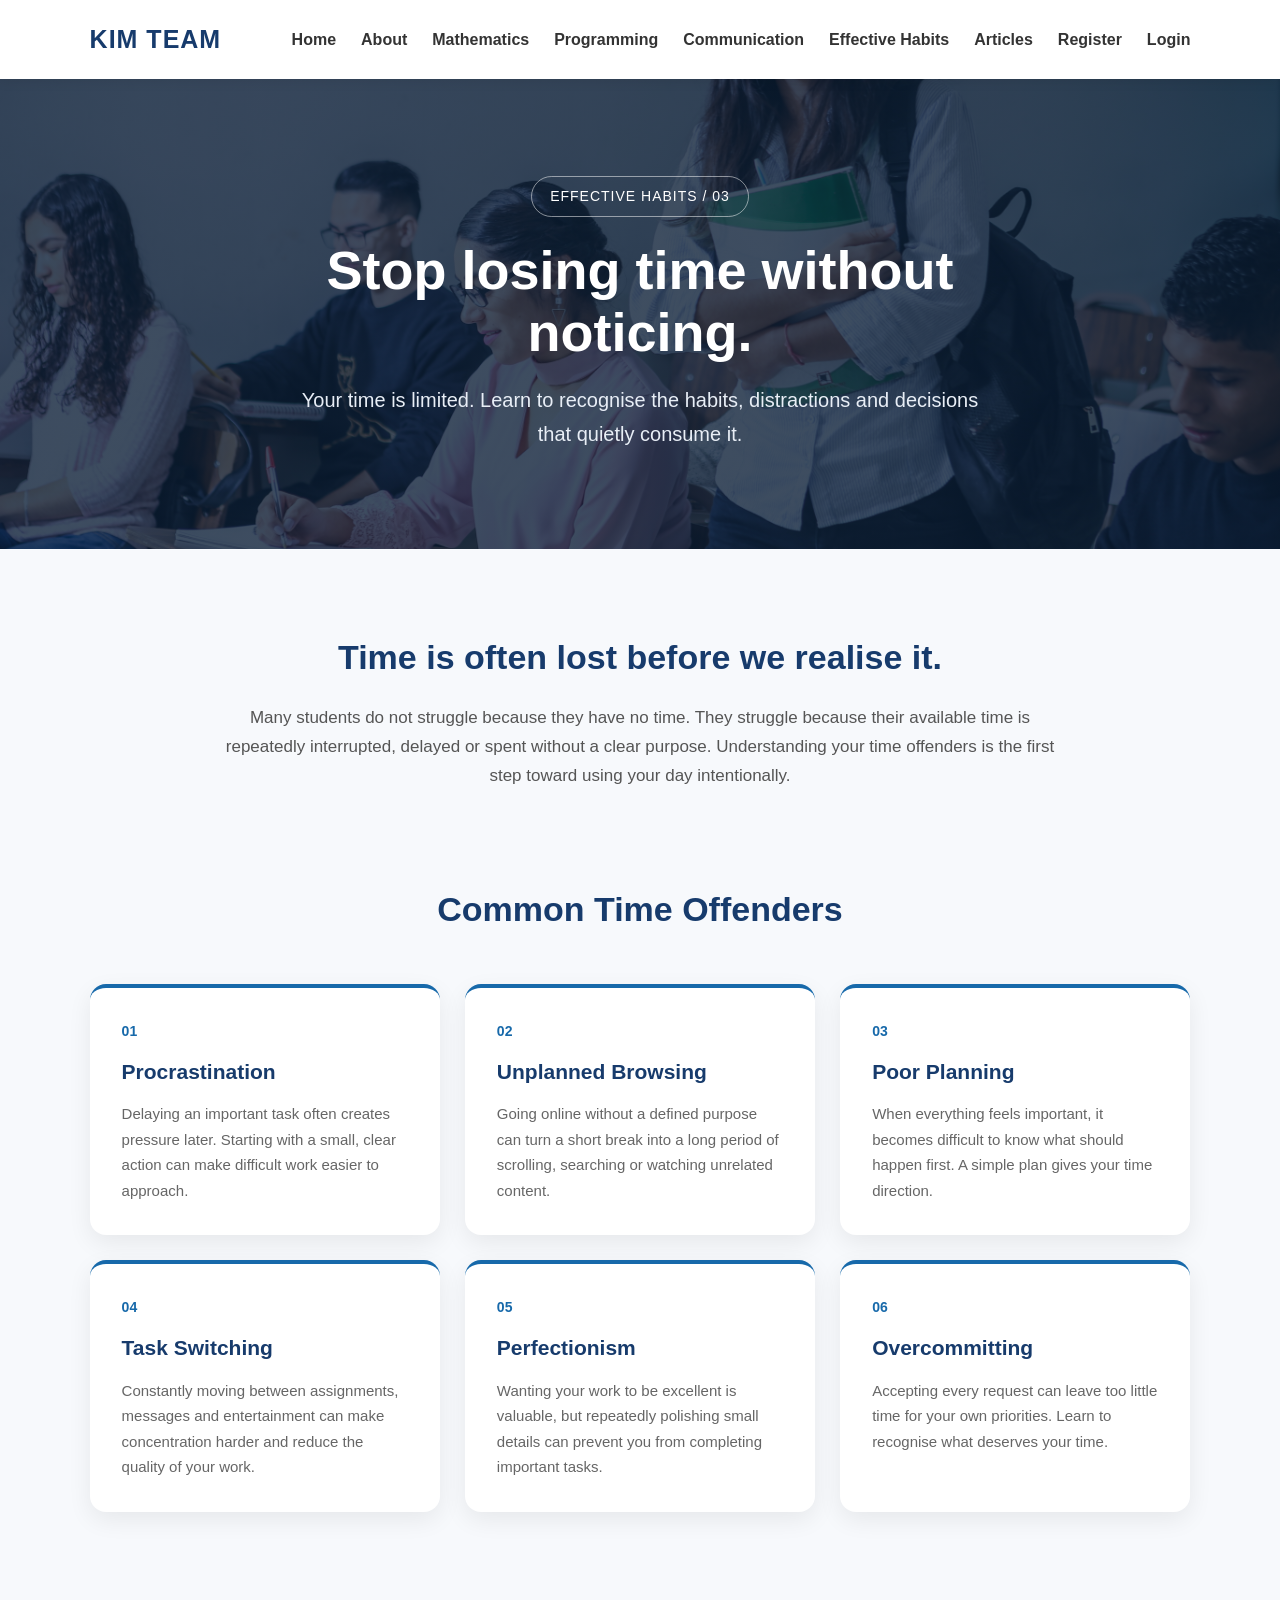
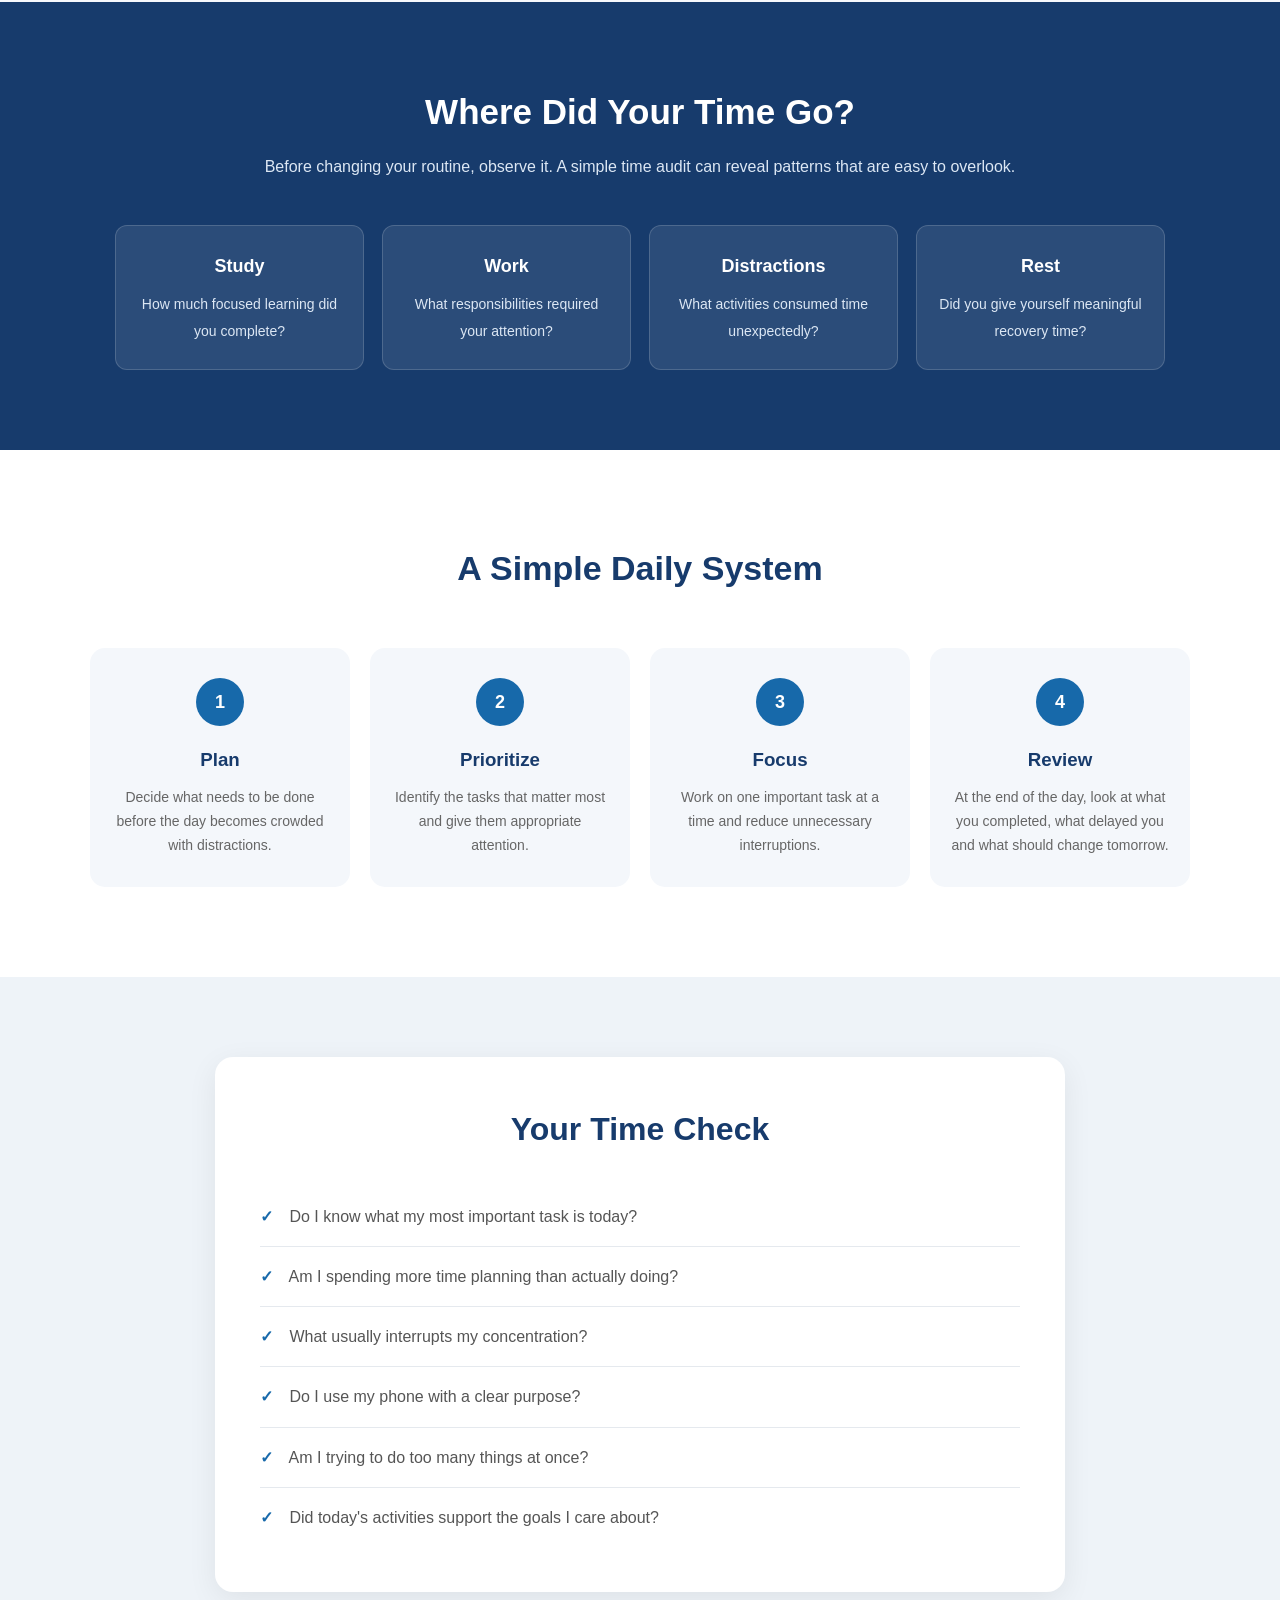
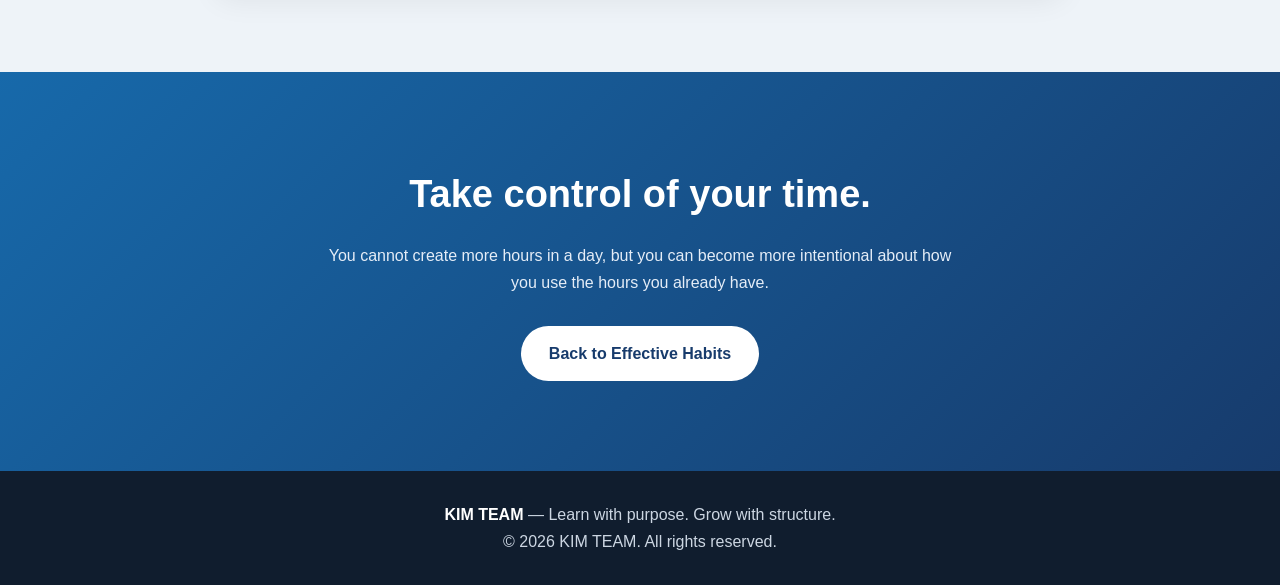
<file: time-offenders.html>
<!DOCTYPE html>
<html lang="en">
<head>
    <meta charset="UTF-8">
    <meta name="viewport" content="width=device-width, initial-scale=1.0">

    <title>Time Offenders | KIM TEAM</title>

    <style>
        * {
            margin: 0;
            padding: 0;
            box-sizing: border-box;
        }

        html {
            scroll-behavior: smooth;
        }

        body {
            font-family: Arial, Helvetica, sans-serif;
            line-height: 1.7;
            color: #222;
            background: #f7f9fc;
        }

        a {
            text-decoration: none;
            color: inherit;
        }

        /* ================= HEADER ================= */

        header {
            background: #ffffff;
            padding: 18px 7%;
            display: flex;
            justify-content: space-between;
            align-items: center;
            position: sticky;
            top: 0;
            z-index: 1000;
            box-shadow: 0 2px 12px rgba(0,0,0,0.08);
        }

        .logo {
            font-size: 25px;
            font-weight: 800;
            color: #173b6c;
            letter-spacing: 1px;
        }

        nav ul {
            list-style: none;
            display: flex;
            gap: 25px;
            align-items: center;
        }

        nav a {
            color: #333;
            font-weight: 600;
            transition: 0.3s;
        }

        nav a:hover {
            color: #1769aa;
        }

        .menu-toggle {
            display: none;
            font-size: 27px;
            cursor: pointer;
        }

        /* ================= HERO ================= */

        .time-hero {
            min-height: 470px;
            background:
                linear-gradient(rgba(9, 28, 52, 0.78), rgba(9, 28, 52, 0.78)),
                url("../images/effective-habits.jpg");
            background-size: cover;
            background-position: center;
            display: flex;
            align-items: center;
            justify-content: center;
            text-align: center;
            padding: 70px 20px;
            color: white;
        }

        .time-hero-content {
            max-width: 850px;
        }

        .time-label {
            display: inline-block;
            padding: 8px 18px;
            border: 1px solid rgba(255,255,255,0.5);
            border-radius: 30px;
            font-size: 14px;
            letter-spacing: 1px;
            margin-bottom: 22px;
        }

        .time-hero h1 {
            font-size: 54px;
            line-height: 1.15;
            margin-bottom: 20px;
        }

        .time-hero p {
            font-size: 20px;
            max-width: 680px;
            margin: auto;
            color: #e8eef6;
        }

        /* ================= INTRO ================= */

        .time-intro {
            max-width: 900px;
            margin: auto;
            padding: 80px 25px 50px;
            text-align: center;
        }

        .time-intro h2 {
            font-size: 34px;
            color: #173b6c;
            margin-bottom: 18px;
        }

        .time-intro p {
            color: #555;
            font-size: 17px;
        }

        /* ================= TIME OFFENDERS ================= */

        .offenders-section {
            padding: 40px 7% 90px;
        }

        .offenders-section > h2 {
            text-align: center;
            color: #173b6c;
            font-size: 34px;
            margin-bottom: 45px;
        }

        .offenders-grid {
            max-width: 1150px;
            margin: auto;
            display: grid;
            grid-template-columns: repeat(3, 1fr);
            gap: 25px;
        }

        .offender-card {
            background: white;
            padding: 32px;
            border-radius: 16px;
            box-shadow: 0 8px 25px rgba(0,0,0,0.07);
            border-top: 4px solid #1769aa;
            transition: 0.3s;
        }

        .offender-card:hover {
            transform: translateY(-6px);
            box-shadow: 0 15px 35px rgba(0,0,0,0.11);
        }

        .offender-number {
            font-size: 14px;
            font-weight: bold;
            color: #1769aa;
            margin-bottom: 10px;
        }

        .offender-card h3 {
            color: #173b6c;
            margin-bottom: 12px;
            font-size: 21px;
        }

        .offender-card p {
            color: #666;
            font-size: 15px;
        }

        /* ================= TIME AUDIT ================= */

        .time-audit {
            background: #173b6c;
            color: white;
            padding: 80px 7%;
        }

        .audit-container {
            max-width: 1050px;
            margin: auto;
        }

        .audit-heading {
            text-align: center;
            margin-bottom: 45px;
        }

        .audit-heading h2 {
            font-size: 35px;
            margin-bottom: 12px;
        }

        .audit-heading p {
            color: #dce7f4;
        }

        .audit-grid {
            display: grid;
            grid-template-columns: repeat(4, 1fr);
            gap: 18px;
        }

        .audit-box {
            background: rgba(255,255,255,0.09);
            border: 1px solid rgba(255,255,255,0.16);
            padding: 25px 20px;
            border-radius: 12px;
            text-align: center;
        }

        .audit-box strong {
            display: block;
            font-size: 18px;
            margin-bottom: 8px;
        }

        .audit-box span {
            font-size: 14px;
            color: #dce7f4;
        }

        /* ================= DAILY SYSTEM ================= */

        .daily-system {
            padding: 90px 7%;
            background: #ffffff;
        }

        .daily-system h2 {
            text-align: center;
            color: #173b6c;
            font-size: 34px;
            margin-bottom: 50px;
        }

        .system-container {
            max-width: 1100px;
            margin: auto;
            display: grid;
            grid-template-columns: repeat(4, 1fr);
            gap: 20px;
        }

        .system-step {
            text-align: center;
            padding: 30px 20px;
            background: #f4f7fb;
            border-radius: 15px;
        }

        .step-number {
            width: 48px;
            height: 48px;
            border-radius: 50%;
            background: #1769aa;
            color: white;
            display: flex;
            align-items: center;
            justify-content: center;
            margin: 0 auto 18px;
            font-weight: bold;
            font-size: 18px;
        }

        .system-step h3 {
            color: #173b6c;
            margin-bottom: 10px;
        }

        .system-step p {
            color: #666;
            font-size: 14px;
        }

        /* ================= CHECKLIST ================= */

        .checklist {
            padding: 80px 7%;
            background: #eef3f8;
        }

        .checklist-container {
            max-width: 850px;
            margin: auto;
            background: white;
            padding: 45px;
            border-radius: 18px;
            box-shadow: 0 8px 30px rgba(0,0,0,0.07);
        }

        .checklist h2 {
            text-align: center;
            color: #173b6c;
            margin-bottom: 30px;
            font-size: 32px;
        }

        .checklist ul {
            list-style: none;
        }

        .checklist li {
            padding: 16px 0;
            border-bottom: 1px solid #e5e9ee;
            color: #555;
        }

        .checklist li:last-child {
            border-bottom: none;
        }

        .checklist li::before {
            content: "✓";
            color: #1769aa;
            font-weight: bold;
            margin-right: 12px;
        }

        /* ================= CTA ================= */

        .time-cta {
            padding: 90px 20px;
            text-align: center;
            background: linear-gradient(135deg, #1769aa, #173b6c);
            color: white;
        }

        .time-cta h2 {
            font-size: 38px;
            margin-bottom: 15px;
        }

        .time-cta p {
            max-width: 650px;
            margin: auto auto 30px;
            color: #e5edf7;
        }

        .cta-button {
            display: inline-block;
            padding: 14px 28px;
            background: white;
            color: #173b6c;
            border-radius: 30px;
            font-weight: bold;
            transition: 0.3s;
        }

        .cta-button:hover {
            transform: translateY(-3px);
        }

        /* ================= FOOTER ================= */

        footer {
            background: #101d2e;
            color: #ccd6e2;
            text-align: center;
            padding: 30px 20px;
        }

        footer strong {
            color: white;
        }

        /* ================= RESPONSIVE ================= */

        @media (max-width: 900px) {

            .offenders-grid {
                grid-template-columns: repeat(2, 1fr);
            }

            .audit-grid,
            .system-container {
                grid-template-columns: repeat(2, 1fr);
            }

            .time-hero h1 {
                font-size: 43px;
            }
        }

        @media (max-width: 700px) {

            header {
                padding: 17px 5%;
            }

            .menu-toggle {
                display: block;
            }

            nav {
                display: none;
                position: absolute;
                top: 70px;
                left: 0;
                width: 100%;
                background: white;
                padding: 20px;
                box-shadow: 0 5px 15px rgba(0,0,0,0.08);
            }

            nav.show {
                display: block;
            }

            nav ul {
                flex-direction: column;
                gap: 18px;
            }

            .time-hero {
                min-height: 420px;
            }

            .time-hero h1 {
                font-size: 36px;
            }

            .time-hero p {
                font-size: 17px;
            }

            .offenders-grid,
            .audit-grid,
            .system-container {
                grid-template-columns: 1fr;
            }

            .time-intro h2,
            .offenders-section > h2,
            .daily-system h2 {
                font-size: 29px;
            }

            .checklist-container {
                padding: 30px 22px;
            }

            .time-cta h2 {
                font-size: 30px;
            }
        }
    </style>
</head>

<body>

    <!-- ================= HEADER ================= -->

    <header>

        <div class="logo">
            KIM TEAM
        </div>

        <div class="menu-toggle" id="menuToggle">
            ☰
        </div>

        <nav id="mainNav">
            <ul>
                <li><a href="index.html">Home</a></li>
                <li><a href="about.html">About</a></li>
                <li><a href="mathematics.html">Mathematics</a></li>
                <li><a href="programming.html">Programming</a></li>
                <li><a href="communication.html">Communication</a></li>
                <li><a href="habits.html">Effective Habits</a></li>
                <li><a href="articles.html">Articles</a></li>
                <li><a href="register.html">Register</a></li>
                <li><a href="login.html">Login</a></li>
            </ul>
        </nav>

    </header>


    <!-- ================= HERO ================= -->

    <section class="time-hero">

        <div class="time-hero-content">

            <span class="time-label">
                EFFECTIVE HABITS / 03
            </span>

            <h1>
                Stop losing time without noticing.
            </h1>

            <p>
                Your time is limited. Learn to recognise the habits,
                distractions and decisions that quietly consume it.
            </p>

        </div>

    </section>


    <!-- ================= INTRO ================= -->

    <main>

        <section class="time-intro">

            <h2>
                Time is often lost before we realise it.
            </h2>

            <p>
                Many students do not struggle because they have no time.
                They struggle because their available time is repeatedly
                interrupted, delayed or spent without a clear purpose.
                Understanding your time offenders is the first step toward
                using your day intentionally.
            </p>

        </section>


        <!-- ================= TIME OFFENDERS ================= -->

        <section class="offenders-section">

            <h2>
                Common Time Offenders
            </h2>

            <div class="offenders-grid">

                <article class="offender-card">

                    <div class="offender-number">
                        01
                    </div>

                    <h3>
                        Procrastination
                    </h3>

                    <p>
                        Delaying an important task often creates pressure later.
                        Starting with a small, clear action can make difficult
                        work easier to approach.
                    </p>

                </article>


                <article class="offender-card">

                    <div class="offender-number">
                        02
                    </div>

                    <h3>
                        Unplanned Browsing
                    </h3>

                    <p>
                        Going online without a defined purpose can turn a short
                        break into a long period of scrolling, searching or
                        watching unrelated content.
                    </p>

                </article>


                <article class="offender-card">

                    <div class="offender-number">
                        03
                    </div>

                    <h3>
                        Poor Planning
                    </h3>

                    <p>
                        When everything feels important, it becomes difficult
                        to know what should happen first. A simple plan gives
                        your time direction.
                    </p>

                </article>


                <article class="offender-card">

                    <div class="offender-number">
                        04
                    </div>

                    <h3>
                        Task Switching
                    </h3>

                    <p>
                        Constantly moving between assignments, messages and
                        entertainment can make concentration harder and reduce
                        the quality of your work.
                    </p>

                </article>


                <article class="offender-card">

                    <div class="offender-number">
                        05
                    </div>

                    <h3>
                        Perfectionism
                    </h3>

                    <p>
                        Wanting your work to be excellent is valuable, but
                        repeatedly polishing small details can prevent you from
                        completing important tasks.
                    </p>

                </article>


                <article class="offender-card">

                    <div class="offender-number">
                        06
                    </div>

                    <h3>
                        Overcommitting
                    </h3>

                    <p>
                        Accepting every request can leave too little time for
                        your own priorities. Learn to recognise what deserves
                        your time.
                    </p>

                </article>

            </div>

        </section>


        <!-- ================= TIME AUDIT ================= -->

        <section class="time-audit">

            <div class="audit-container">

                <div class="audit-heading">

                    <h2>
                        Where Did Your Time Go?
                    </h2>

                    <p>
                        Before changing your routine, observe it.
                        A simple time audit can reveal patterns that are easy
                        to overlook.
                    </p>

                </div>


                <div class="audit-grid">

                    <div class="audit-box">
                        <strong>Study</strong>
                        <span>How much focused learning did you complete?</span>
                    </div>

                    <div class="audit-box">
                        <strong>Work</strong>
                        <span>What responsibilities required your attention?</span>
                    </div>

                    <div class="audit-box">
                        <strong>Distractions</strong>
                        <span>What activities consumed time unexpectedly?</span>
                    </div>

                    <div class="audit-box">
                        <strong>Rest</strong>
                        <span>Did you give yourself meaningful recovery time?</span>
                    </div>

                </div>

            </div>

        </section>


        <!-- ================= DAILY SYSTEM ================= -->

        <section class="daily-system">

            <h2>
                A Simple Daily System
            </h2>

            <div class="system-container">

                <article class="system-step">

                    <div class="step-number">
                        1
                    </div>

                    <h3>
                        Plan
                    </h3>

                    <p>
                        Decide what needs to be done before the day becomes
                        crowded with distractions.
                    </p>

                </article>


                <article class="system-step">

                    <div class="step-number">
                        2
                    </div>

                    <h3>
                        Prioritize
                    </h3>

                    <p>
                        Identify the tasks that matter most and give them
                        appropriate attention.
                    </p>

                </article>


                <article class="system-step">

                    <div class="step-number">
                        3
                    </div>

                    <h3>
                        Focus
                    </h3>

                    <p>
                        Work on one important task at a time and reduce
                        unnecessary interruptions.
                    </p>

                </article>


                <article class="system-step">

                    <div class="step-number">
                        4
                    </div>

                    <h3>
                        Review
                    </h3>

                    <p>
                        At the end of the day, look at what you completed,
                        what delayed you and what should change tomorrow.
                    </p>

                </article>

            </div>

        </section>


        <!-- ================= CHECKLIST ================= -->

        <section class="checklist">

            <div class="checklist-container">

                <h2>
                    Your Time Check
                </h2>

                <ul>

                    <li>
                        Do I know what my most important task is today?
                    </li>

                    <li>
                        Am I spending more time planning than actually doing?
                    </li>

                    <li>
                        What usually interrupts my concentration?
                    </li>

                    <li>
                        Do I use my phone with a clear purpose?
                    </li>

                    <li>
                        Am I trying to do too many things at once?
                    </li>

                    <li>
                        Did today's activities support the goals I care about?
                    </li>

                </ul>

            </div>

        </section>


        <!-- ================= CTA ================= -->

        <section class="time-cta">

            <h2>
                Take control of your time.
            </h2>

            <p>
                You cannot create more hours in a day, but you can become
                more intentional about how you use the hours you already have.
            </p>

            <a href="habits.html" class="cta-button">
                Back to Effective Habits
            </a>

        </section>

    </main>


    <!-- ================= FOOTER ================= -->

    <footer>

        <p>
            <strong>KIM TEAM</strong> — Learn with purpose. Grow with structure.
        </p>

        <p>
            &copy; 2026 KIM TEAM. All rights reserved.
        </p>

    </footer>


    <!-- ================= JAVASCRIPT ================= -->

    <script>

        const menuToggle = document.getElementById("menuToggle");
        const mainNav = document.getElementById("mainNav");

        menuToggle.addEventListener("click", function () {

            mainNav.classList.toggle("show");

        });

    </script>

</body>
</html>
</file>
